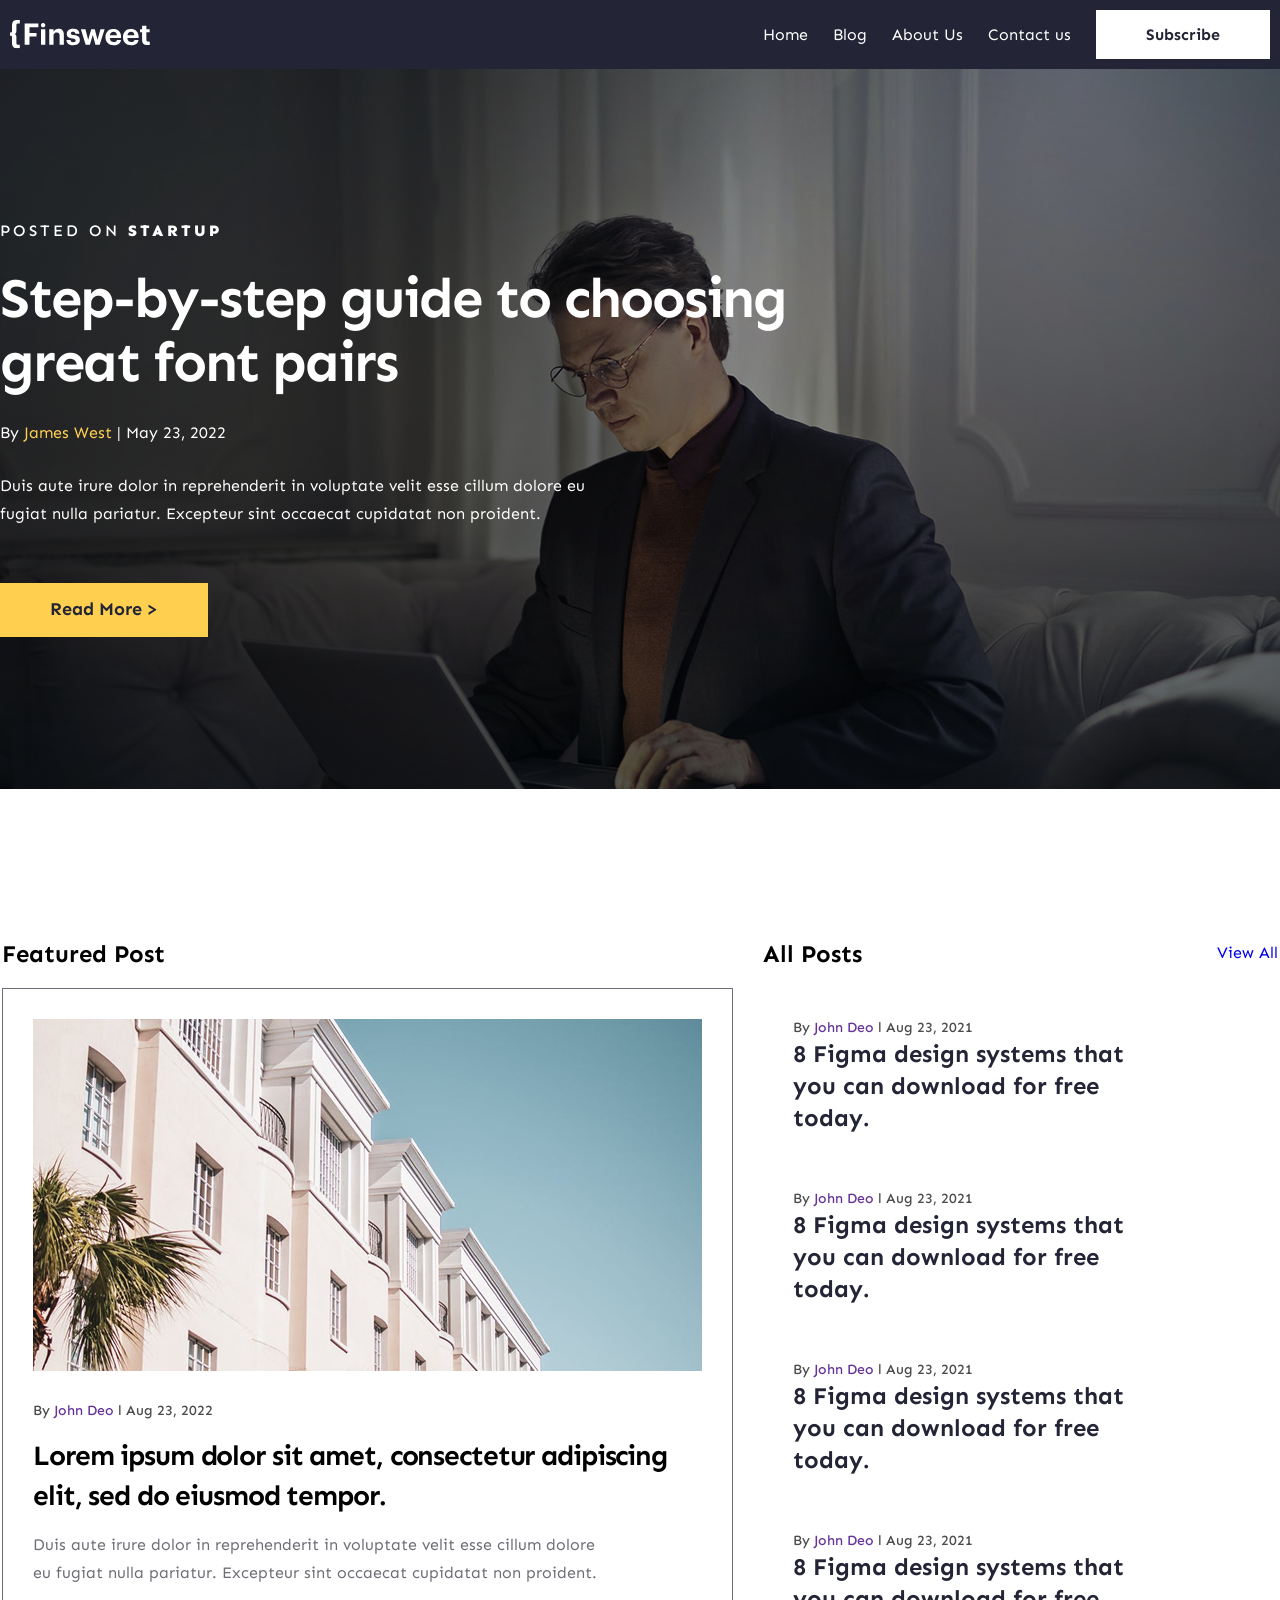
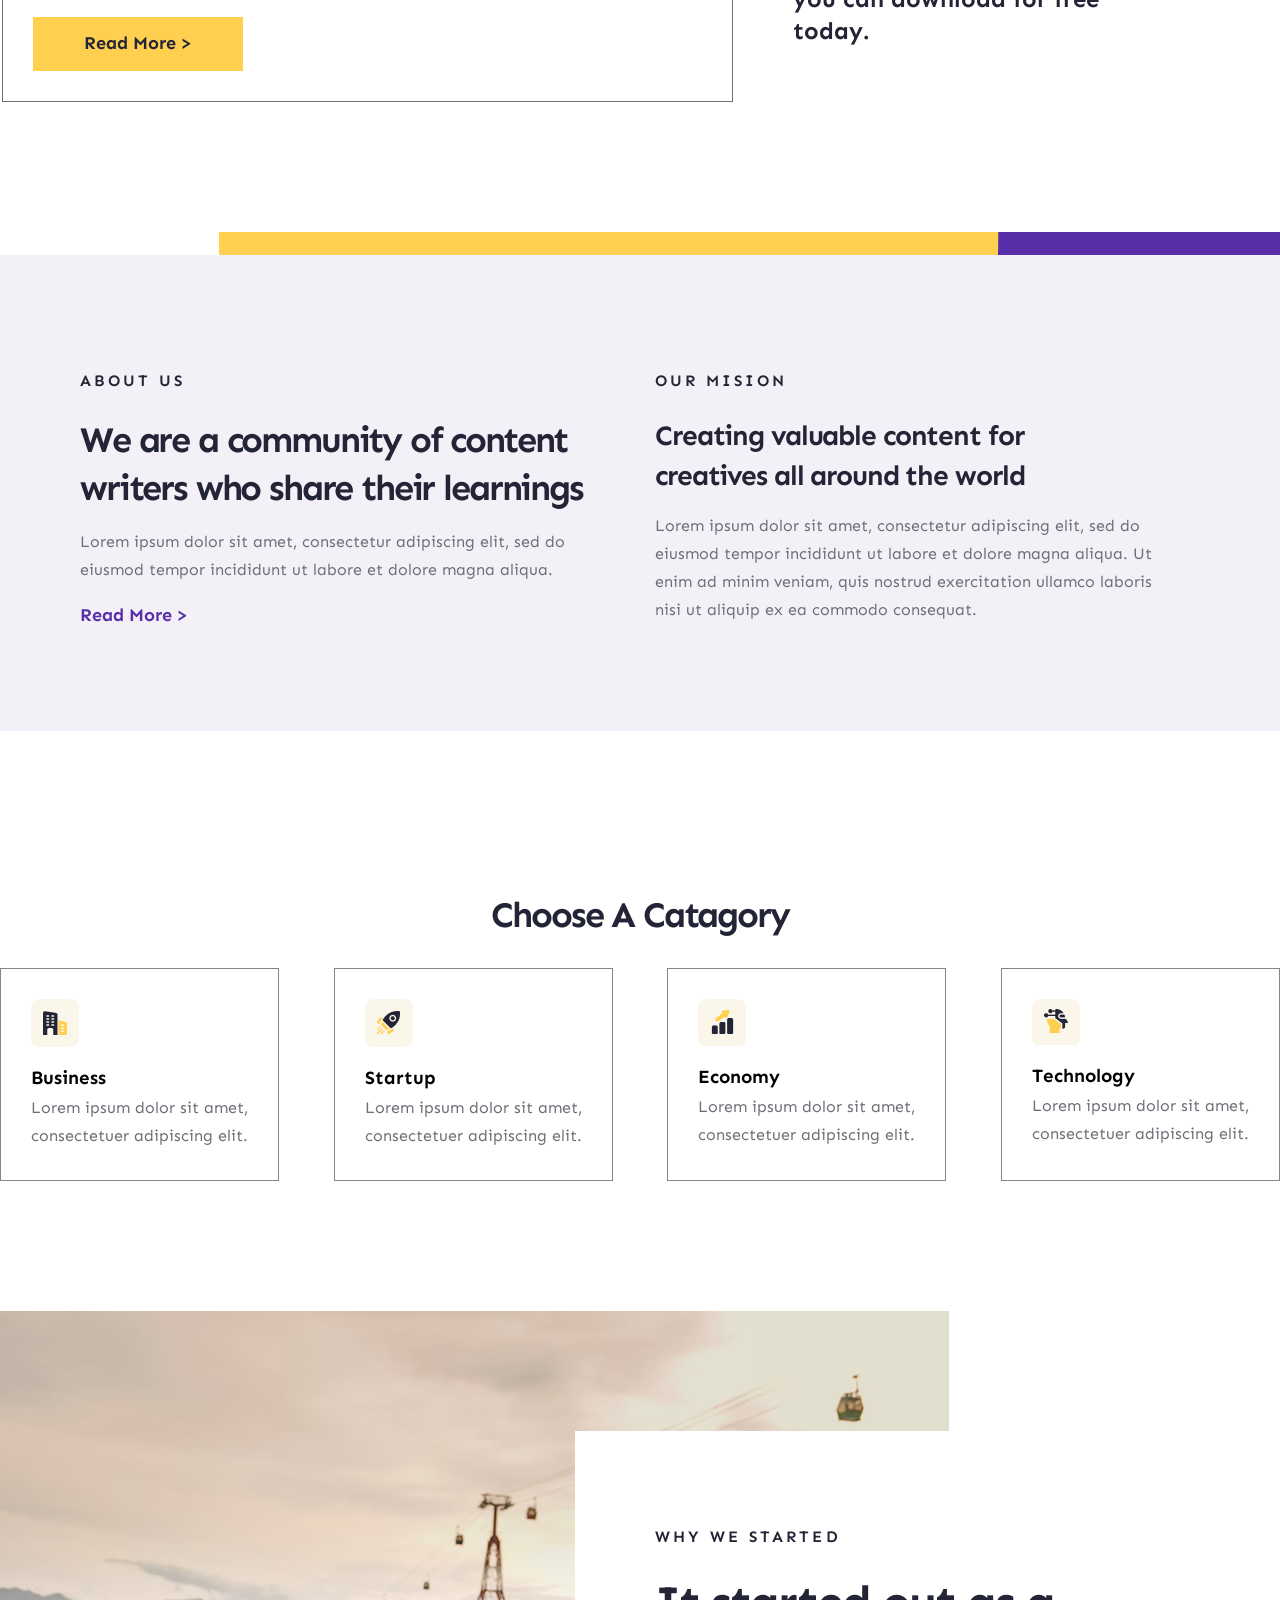
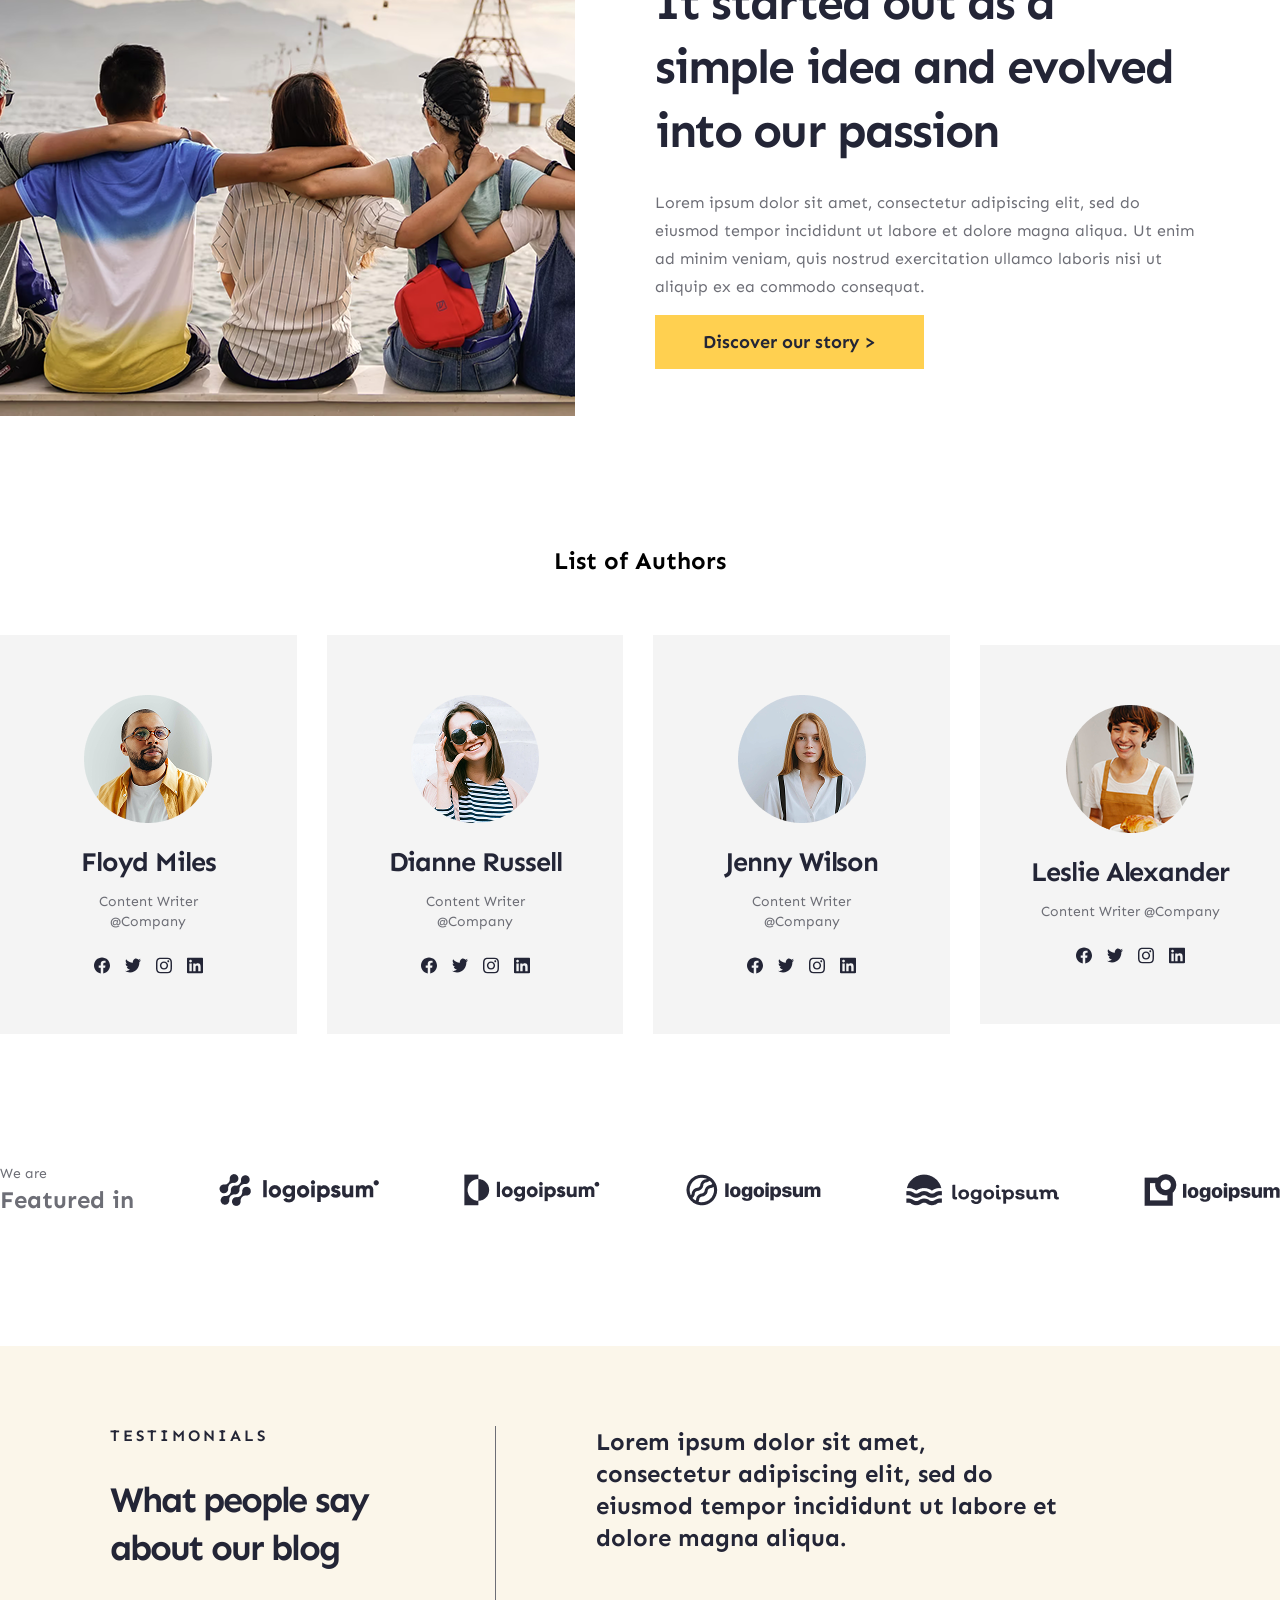
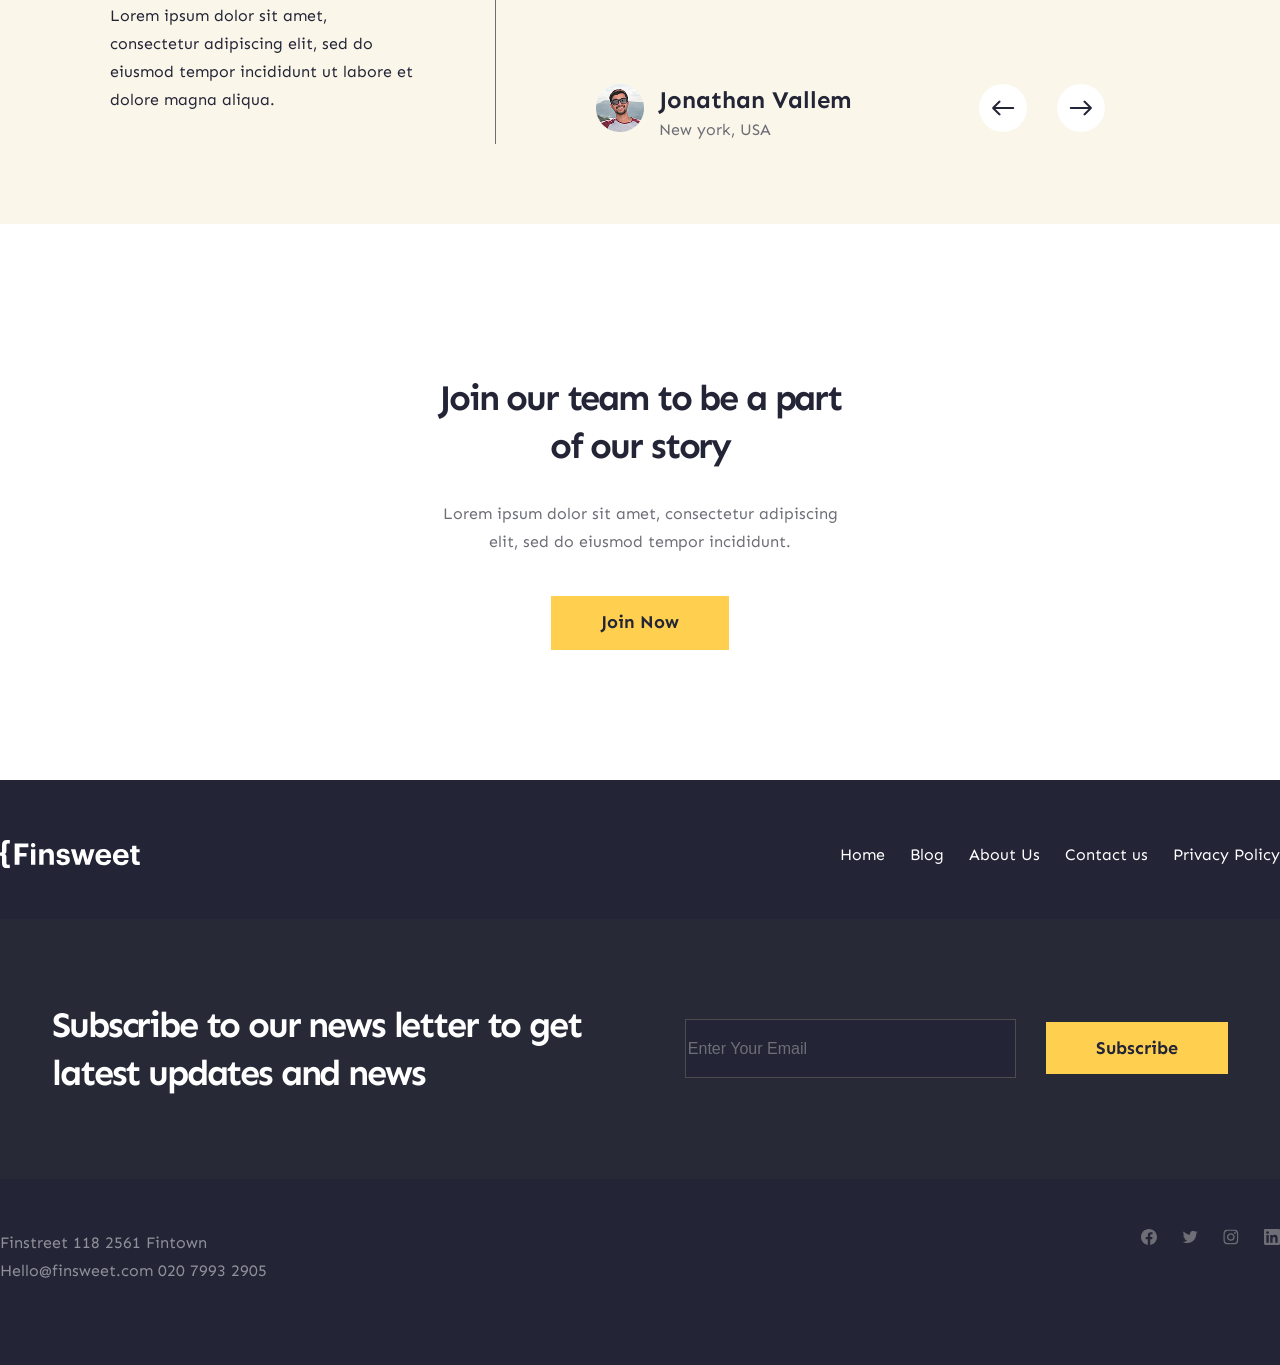
<file: index.html>
<!DOCTYPE html>
<html lang="ru">

<head>
    <meta charset="UTF-8">
    <meta name="viewport" content="width=device-width, initial-scale=1.0">
    <title>Finsweet</title>
    <link rel="stylesheet" href="style.css">
</head>

<body>
    <header class="header">
        <div class="container">
            <img src="./icons/logo.svg" alt="logo" class="header-logo">
            <div class="header-nav">
                <a class="header-list" href="index.html">Home</a>
                <a class="header-list" href="blog.html">Blog</a>
                <a class="header-list" href="aboutus.html">About Us</a>
                <a class="header-list" href="#">Contact us</a>
                <a class="header-btn">Subscribe</a>
            </div>
        </div>
    </header>
    <main>
        <section class="welcome">
            <div class="container">
                <div class="welcome-text">
                    <p class="welcome-desc1">Posted on <span id="welcome_desc1">startup</span></p>
                    <p class="welcome-h">Step-by-step guide to choosing<br>great font pairs</p>
                    <p class="welcome-desc2">By <span id="welcome-desc2">James West</span> | May 23, 2022 </p>
                    <p class="welcome-desc3">Duis aute irure dolor in reprehenderit in voluptate velit esse cillum
                        dolore eu<br>fugiat nulla pariatur. Excepteur sint occaecat cupidatat non proident.</p>
                    <a href="#" class="welcome-btn">Read More ></a>
                </div>
            </div>
        </section>
        <section class="featured">
            <div class="container">
                <div class="featured-post">
                    <h2 class="featured-post-h">Featured Post</h2>
                    <div class="featured-post-content">
                        <img src="./image/featured-img.png" alt="" class="featured-post-img">
                        <p class="featured-post-img-desc">By <a class="featured-post-img-desc-a">John Deo</a> l Aug 23,
                            2022</p>
                        <h3 class="featured-post-h3">Lorem ipsum dolor sit amet, consectetur adipiscing<br>elit, sed do
                            eiusmod tempor.</h3>
                        <p class="featured_desc">Duis aute irure dolor in reprehenderit in voluptate velit esse cillum
                            dolore<br>eu fugiat nulla pariatur. Excepteur sint occaecat cupidatat non proident.</p>
                        <a href="#" class="featured-post-btn">Read More ></a>
                    </div>
                </div>
                <div class="all-posts">
                    <div class="all-posts-btns">
                        <h2 class="all-posts-h">All Posts</h2>
                        <a href="#" class="all-posts-hbtn">View All</a>
                    </div>
                    <div class="all-posts-texts">
                        <div class="all-posts-text">
                            <p class="all-posts-p">By <a class="featured-post-img-desc-a">John Deo</a> l Aug 23, 2021
                            </p>
                            <h3 class="all-posts-h3">8 Figma design systems that you can download for free today.</h3>
                        </div>
                        <div class="all-posts-text">
                            <p class="all-posts-p">By <a class="featured-post-img-desc-a">John Deo</a> l Aug 23, 2021
                            </p>
                            <h3 class="all-posts-h3">8 Figma design systems that you can download for free today.</h3>
                        </div>
                        <div class="all-posts-text">
                            <p class="all-posts-p">By <a class="featured-post-img-desc-a">John Deo</a> l Aug 23, 2021
                            </p>
                            <h3 class="all-posts-h3">8 Figma design systems that you can download for free today.</h3>
                        </div>
                        <div class="all-posts-text">
                            <p class="all-posts-p">By <a class="featured-post-img-desc-a">John Deo</a> l Aug 23, 2021
                            </p>
                            <h3 class="all-posts-h3">8 Figma design systems that you can download for free today.</h3>
                        </div>
                    </div>
                </div>
            </div>
        </section>
        <section class="aboutus">
            <div class="container">
                <img src="./image/about-pattern.png" alt="pattern" class="aboutus-patt">
                <div class="aboutus-content">
                    <div class="aboutus-text1">
                        <h3 class="aboutus-text1-h3">ABOUT US</h3>
                        <h2 class="aboutus-text1-h2">We are a community of content writers who share their learnings
                        </h2>
                        <p class="aboutus-text1-desc">Lorem ipsum dolor sit amet, consectetur adipiscing elit, sed do
                            eiusmod tempor incididunt ut labore et dolore magna aliqua.</p>
                        <a href="#" class="aboutus-text1-btn">Read More ></a>
                    </div>
                    <div class="aboutus-text2">
                        <h3 class="aboutus-text2-h3">Our mision</h3>
                        <h2 class="aboutus-text2-h2">Creating valuable content for<br>creatives all around the world
                        </h2>
                        <p class="aboutus-text2-desc">Lorem ipsum dolor sit amet, consectetur adipiscing elit, sed do
                            eiusmod
                            tempor incididunt ut labore et dolore magna aliqua. Ut enim ad minim veniam, quis
                            nostrud
                            exercitation ullamco laboris nisi ut aliquip ex ea commodo consequat.</p>
                    </div>
                </div>
            </div>
        </section>
        <section class="choose">
            <h2 class="choose_title">Choose A Catagory</h2>
            <div class="container">
                <div class="choose_cards">
                    <div class="choose_card">
                        <img src="./icons/item-1.png" alt="" class="choose-card-icon">
                        <h3 class="choose-card-title">Business</h3>
                        <p class="choose-card-desc">Lorem ipsum dolor sit amet,<br> consectetuer adipiscing elit.</p>
                    </div>
                    <div class="choose_card">
                        <img src="./icons/item-2.png" alt="" class="choose-card-icon">
                        <h3 class="choose-card-title">Startup</h3>
                        <p class="choose-card-desc">Lorem ipsum dolor sit amet,<br> consectetuer adipiscing elit.</p>
                    </div>
                    <div class="choose_card">
                        <img src="./icons/item-3.png" alt="" class="choose-card-icon">
                        <h3 class="choose-card-title">Economy</h3>
                        <p class="choose-card-desc">Lorem ipsum dolor sit amet,<br> consectetuer adipiscing elit.</p>
                    </div>
                    <div class="choose_card">
                        <img src="./icons/item-4.png" alt="" class="choose-card-icon">
                        <h3 class="choose-card-title">Technology</h3>
                        <p class="choose-card-desc">Lorem ipsum dolor sit amet,<br> consectetuer adipiscing elit.</p>
                    </div>
                </div>
            </div>
        </section>
        <section class="special">
            <div class="container">
                <div class="special-content">
                    <h3 class="special-title-1">Why we started </h3>
                    <h2 class="special-tetle-2">It started out as a<br> simple idea and evolved<br> into our passion
                    </h2>
                    <p class="special-desc">Lorem ipsum dolor sit amet, consectetur adipiscing elit, sed do eiusmod
                        tempor incididunt ut labore et dolore magna aliqua. Ut enim ad minim veniam, quis nostrud
                        exercitation ullamco laboris nisi ut aliquip ex ea commodo consequat.</p>
                    <a href="#" class="special-btn">Discover our story ></a>
                </div>
            </div>
        </section>
        <section class="autors">
            <h2 class="autors-title">List of Authors</h2>
            <div class="container">
                <div class="autors-item">
                    <img src="./icons/autors-1.png" alt="autor-1" class="autors-img">
                    <h3 class="autors-item-title">Floyd Miles</h3>
                    <p class="autoes-desc">Content Writer @Company</p>
                    <div class="autors-icons">
                        <img src="./icons/facebook-icon.svg" alt="facebook" class="autors-icon">
                        <img src="./icons/twitter-icon.svg" alt="twitter" class="autors-icon">
                        <img src="./icons/instagram-icon.svg" alt="instagram" class="autors-icon">
                        <img src="./icons/linkedin-icon.svg" alt="linkedin" class="autors-icon">
                    </div>
                </div>
                <div class="autors-item">
                    <img src="./icons/autors-2.png" alt="autor-2" class="autors-img">
                    <h3 class="autors-item-title">Dianne Russell</h3>
                    <p class="autoes-desc">Content Writer @Company</p>
                    <div class="autors-icons">
                        <img src="./icons/facebook-icon.svg" alt="facebook" class="autors-icon">
                        <img src="./icons/twitter-icon.svg" alt="twitter" class="autors-icon">
                        <img src="./icons/instagram-icon.svg" alt="instagram" class="autors-icon">
                        <img src="./icons/linkedin-icon.svg" alt="linkedin" class="autors-icon">
                    </div>
                </div>
                <div class="autors-item">
                    <img src="./icons/autors-3.png" alt="autor-3" class="autors-img">
                    <h3 class="autors-item-title">Jenny Wilson</h3>
                    <p class="autoes-desc">Content Writer @Company</p>
                    <div class="autors-icons">
                        <img src="./icons/facebook-icon.svg" alt="facebook" class="autors-icon">
                        <img src="./icons/twitter-icon.svg" alt="twitter" class="autors-icon">
                        <img src="./icons/instagram-icon.svg" alt="instagram" class="autors-icon">
                        <img src="./icons/linkedin-icon.svg" alt="linkedin" class="autors-icon">
                    </div>
                </div>
                <div class="autors-item">
                    <img src="./icons/autors-4.png" alt="autor-4" class="autors-img">
                    <h3 class="autors-item-title">Leslie Alexander</h3>
                    <p class="autoes-desc">Content Writer @Company</p>
                    <div class="autors-icons">
                        <img src="./icons/facebook-icon.svg" alt="facebook" class="autors-icon">
                        <img src="./icons/twitter-icon.svg" alt="twitter" class="autors-icon">
                        <img src="./icons/instagram-icon.svg" alt="instagram" class="autors-icon">
                        <img src="./icons/linkedin-icon.svg" alt="linkedin" class="autors-icon">
                    </div>
                </div>
            </div>
        </section>
        <section class="component">
            <div class="container">
                <div class="text">
                    <p class="component-text-1">We are</p>
                    <p class="component-text-2">Featured in</p>
                </div>
                <img src="./icons/component-logo-1.png" alt="logo-1" class="component-logo">
                <img src="./icons/component-logo-2.png" alt="logo-2" class="component-logo">
                <img src="./icons/component-logo-3.png" alt="logo-3" class="component-logo">
                <img src="./icons/component-logo-4.png" alt="logo-4" class="component-logo">
                <img src="./icons/component-logo-5.png" alt="logo-5" class="component-logo">
            </div>
        </section>
        <section class="testi">
            <div class="container">
                <div class="testi-text-1">
                    <p class="testi-desc-1">TESTIMONIALS</p>
                    <h2 class="testi-title-1">What people say about our blog</h2>
                    <p class="testi-desc-2">Lorem ipsum dolor sit amet, consectetur adipiscing elit, sed do eiusmod
                        tempor incididunt ut labore et dolore magna aliqua.</p>
                </div>
                <div class="testi-text-2">
                    <h4 class="testi-title-2">Lorem ipsum dolor sit amet,<br> consectetur adipiscing elit, sed do<br>
                        eiusmod tempor incididunt ut labore et dolore magna aliqua.</h4>
                    <div class="texti-user-btns">
                        <div class="testi-user">
                            <img src="./icons/testi-img.png" alt="testi" class="testi-img">
                            <div class="testi-user-texts">
                                <p class="texti-user-texts-1">Jonathan Vallem</p>
                                <p class="texti-user-texts-2">New york, USA</p>
                            </div>
                        </div>
                        <div class="testi-btns">
                            <div class="testi-btn-1">
                            </div>
                            <div class="testi-btn-2">
                            </div>
                        </div>
                    </div>
                </div>
            </div>
        </section>
        <section class="join">
            <div class="container">
                <div class="join-text">
                    <h2 class="join-title">Join our team to be a part of our story</h2>
                    <p class="join-desc">Lorem ipsum dolor sit amet, consectetur adipiscing elit, sed do eiusmod tempor
                        incididunt.</p>
                    <a href="" class="join-btn">Join Now</a>
                </div>
            </div>
        </section>
    </main>
    <footer class="footer">
        <div class="container">
            <div class="footer-navigation">
                <img src="./icons/logo.svg" alt="logo" class="footer-logo">
                <div class="header-nav">
                    <a class="footer-list" href="index.html">Home</a>
                    <a class="footer-list" href="blog.html">Blog</a>
                    <a class="footer-list" href="#">About Us</a>
                    <a class="footer-list" href="#">Contact us</a>
                    <a class="footer-list" href="#">Privacy Policy</a>
                </div>
            </div>
            <div class="footer-reg">
                <div class="footer-reg-text">Subscribe to our news letter to get<br> latest updates and news</div>
                <div class="footer-input">
                    <input type="text" id="input1" value="Enter Your Email">
                    <label class="footer-label" for="input1"><a href="#" class="footer-reg-btn">Subscribe</a></label>
                </div>
            </div>
            <div class="footer-links">
                <p class="footer-links-text">Finstreet 118 2561 Fintown<br>Hello@finsweet.com 020 7993 2905</p>
                <div class="footer-links-icons">
                    <a href="#" class="footer-links-icon-a"><img src="./icons/facebook-icon-negative.svg" alt="facebook" class="footer-links-icon"></a>
                    <a href="#" class="footer-links-icon-a"><img src="./icons/twitter-icon-negative.svg" alt="twitter" class="footer-links-icon"></a>
                    <a href="#" class="footer-links-icon-a"><img src="./icons/instagram-icon-negative.svg" alt="instagram" class="footer-links-icon"></a>
                    <a href="#" class="footer-links-icon-a"><img src="./icons/linkedin-icon-negative.svg" alt="linkedin" class="footer-links-icon"></a>
                </div>
            </div>
        </div>
    </footer>
</body>

</html>
<!--
 -->
</file>
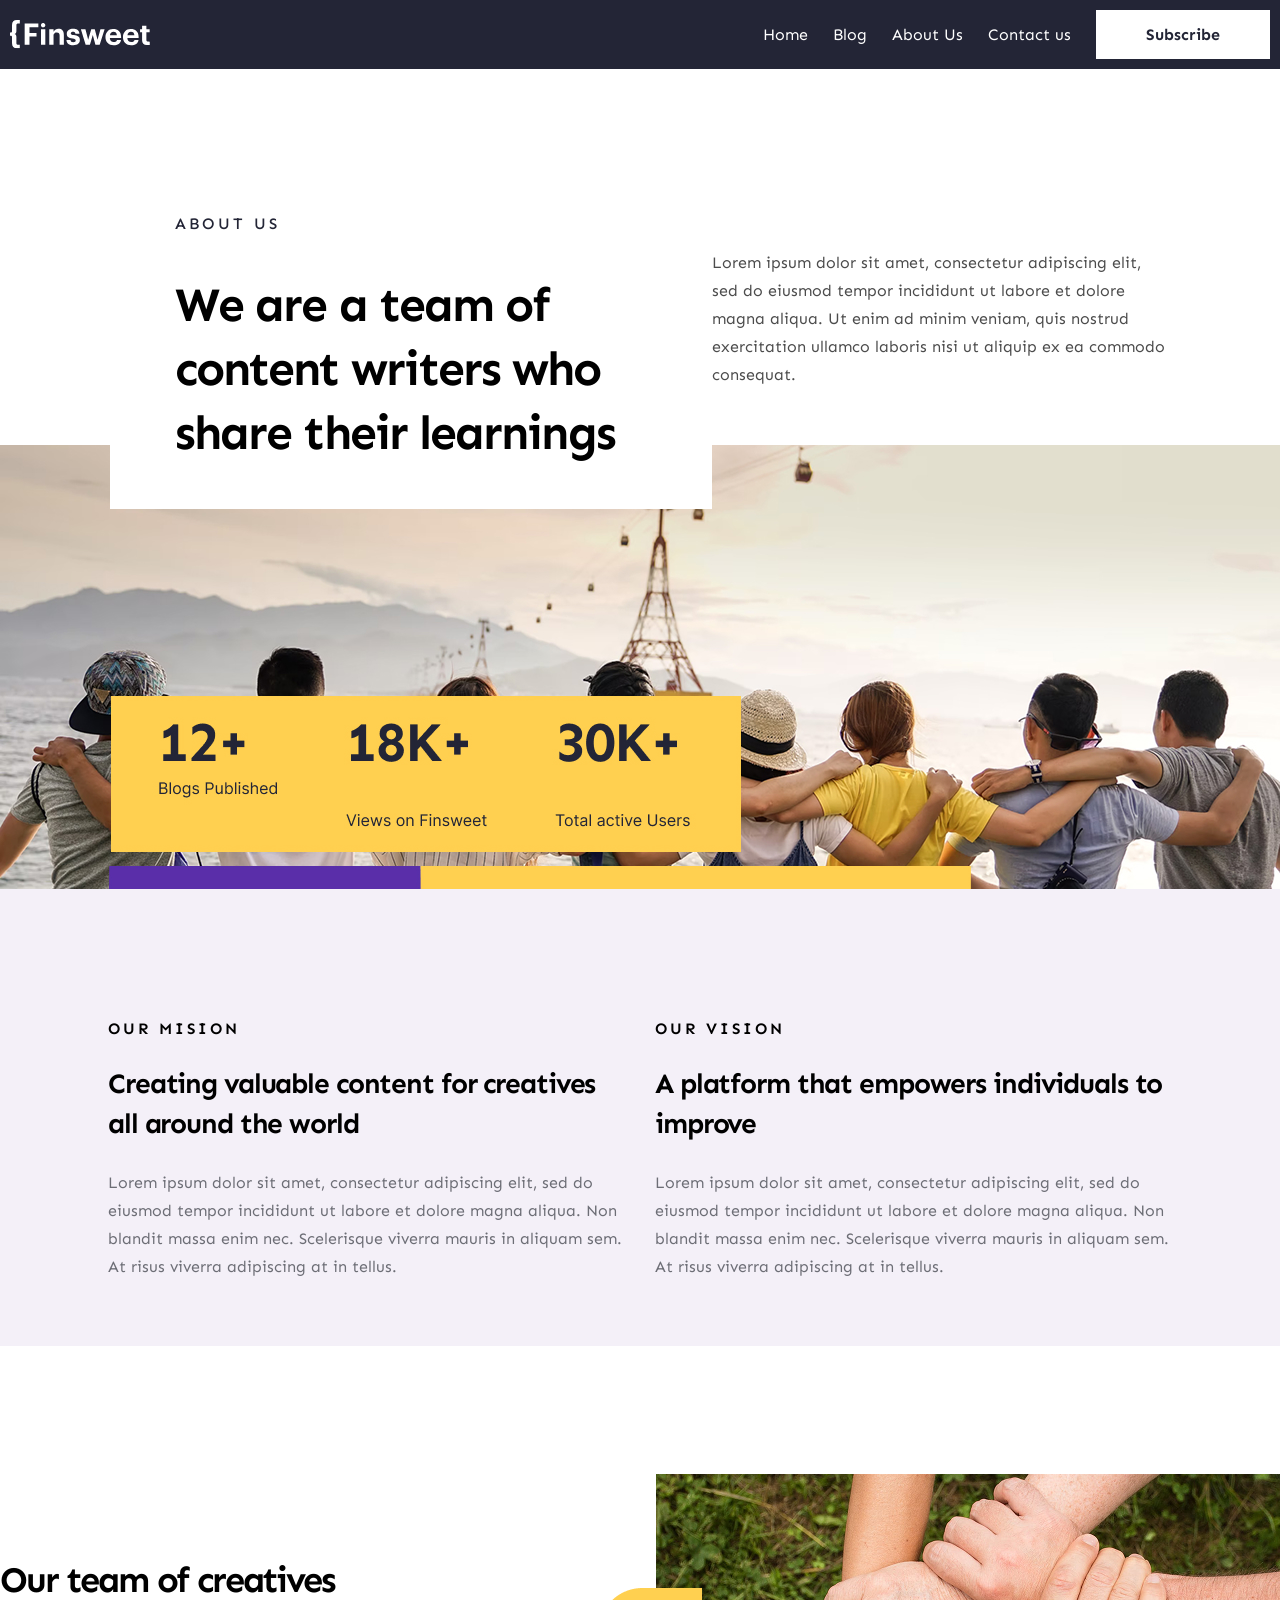
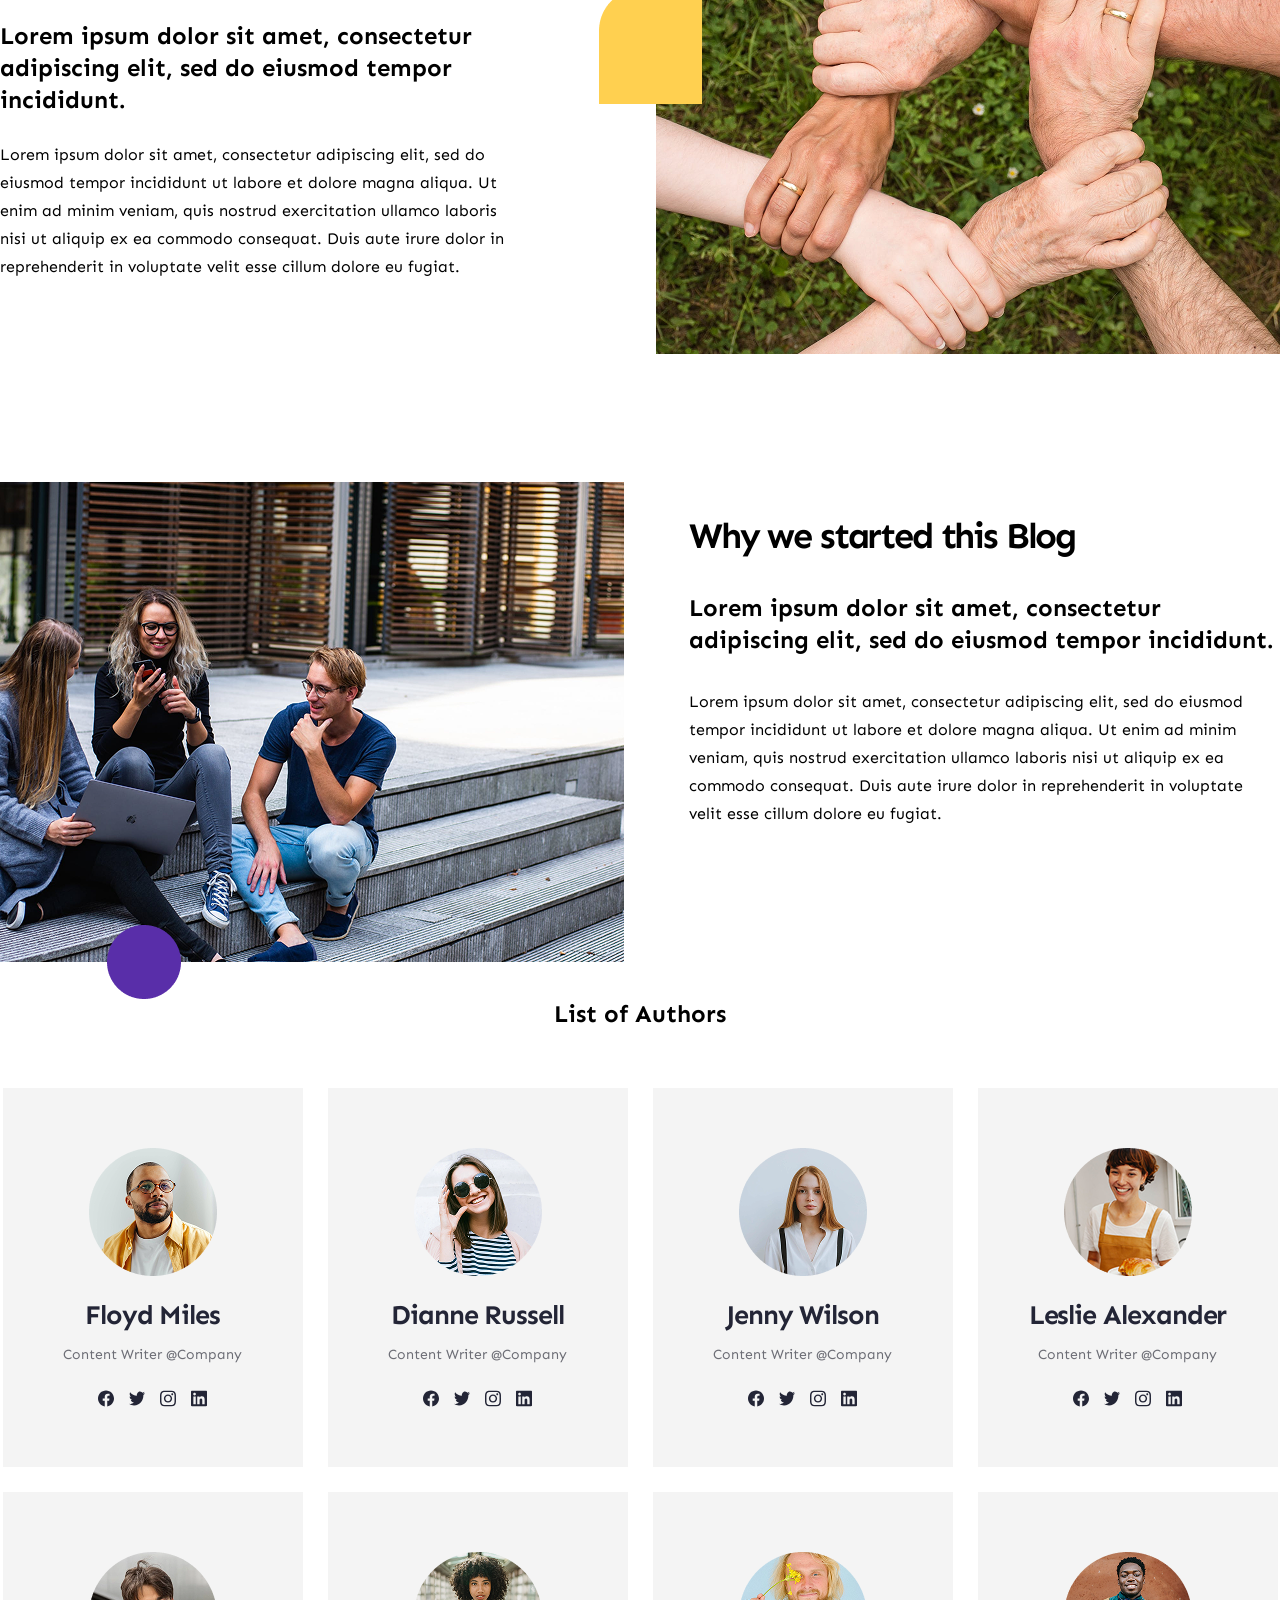
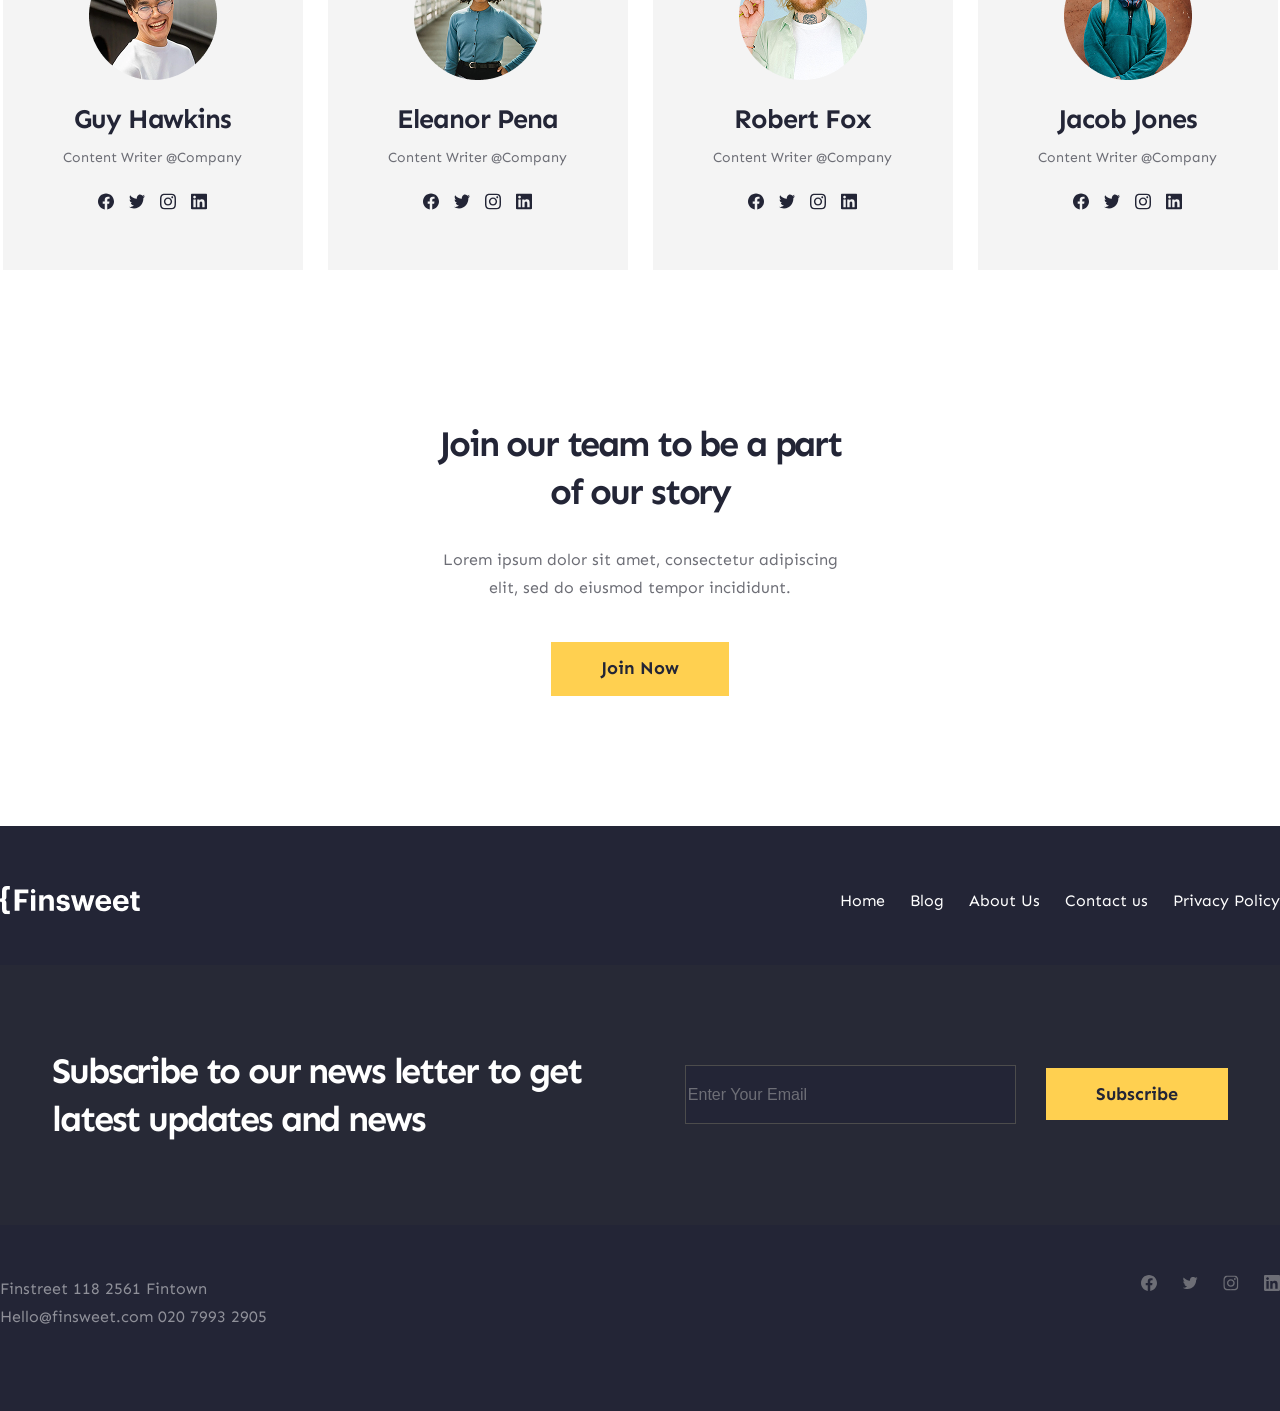
<file: aboutus.html>
<!DOCTYPE html>
<html lang="ru">

<head>
    <meta charset="UTF-8">
    <meta name="viewport" content="width=device-width, initial-scale=1.0">
    <title>About Us</title>
    <link rel="stylesheet" href="style.css">
</head>

<body>
    <header class="header">
        <div class="container">
            <img src="./icons/logo.svg" alt="logo" class="header-logo">
            <div class="header-nav">
                <a class="header-list" href="index.html">Home</a>
                <a class="header-list" href="blog.html">Blog</a>
                <a class="header-list" href="aboutus.html">About Us</a>
                <a class="header-list" href="#">Contact us</a>
                <a class="header-btn">Subscribe</a>
            </div>
        </div>
    </header>
    <main>
        <section class="about-welcome">
            <div class="container">
                <div class="about-welcome-text">
                    <p class="about-welcome-text-desc">ABOUT US</p>
                    <h1 class="about-welcome-text-title">We are a team of content writers who share their learnings</h1>
                </div>
                <p class="about-welcome-desc-2">Lorem ipsum dolor sit amet, consectetur adipiscing elit, sed do eiusmod
                    tempor incididunt ut labore et dolore magna aliqua. Ut enim ad minim veniam, quis nostrud
                    exercitation ullamco laboris nisi ut aliquip ex ea commodo consequat.</p>
            </div>
        </section>
        <section class="mision">
            <div class="container">
                <div class="mision-text">
                    <p class="mision-desc-1">Our mision</p>
                    <h3 class="mision-title">Creating valuable content for creatives all around the world</h3>
                    <p class="mision-desc-2">Lorem ipsum dolor sit amet, consectetur adipiscing elit, sed do eiusmod
                        tempor incididunt ut labore et dolore magna aliqua. Non blandit massa enim nec. Scelerisque
                        viverra mauris in aliquam sem. At risus viverra adipiscing at in tellus.</p>
                </div>
                <div class="mision-text">
                    <p class="mision-desc-1">Our Vision</p>
                    <h3 class="mision-title">A platform that empowers individuals to improve</h3>
                    <p class="mision-desc-2">Lorem ipsum dolor sit amet, consectetur adipiscing elit, sed do eiusmod
                        tempor incididunt ut labore et dolore magna aliqua. Non blandit massa enim nec. Scelerisque
                        viverra mauris in aliquam sem. At risus viverra adipiscing at in tellus.</p>
                </div>
            </div>
        </section>
        <section class="know">
            <div class="container">
                <div class="know-text">
                    <h2 class="know-title-1">Our team of creatives</h2>
                    <h4 class="know-title-2">Lorem ipsum dolor sit amet, consectetur adipiscing elit, sed do eiusmod
                        tempor incididunt.</h4>
                    <p class="know-desc">Lorem ipsum dolor sit amet, consectetur adipiscing elit, sed do eiusmod tempor
                        incididunt ut labore et dolore magna aliqua. Ut enim ad minim veniam, quis nostrud exercitation
                        ullamco laboris nisi ut aliquip ex ea commodo consequat. Duis aute irure dolor in reprehenderit
                        in voluptate velit esse cillum dolore eu fugiat.</p>
                </div>
                <img src="./about-us/know-mg.png" alt="img" class="know-img">
            </div>
        </section>
        <section class="whywe">
            <div class="container">
                <img src="./about-us/whywestarted.png" alt="" class="whywe-img">
                <div class="whywe-text">
                    <h2 class="whywe-title-1">Why we started this Blog</h2>
                    <h4 class="whywe-title-2">Lorem ipsum dolor sit amet, consectetur adipiscing elit, sed do eiusmod
                        tempor incididunt.</h4>
                    <p class="whywe-desc">Lorem ipsum dolor sit amet, consectetur adipiscing elit, sed do eiusmod tempor
                        incididunt ut labore et dolore magna aliqua. Ut enim ad minim veniam, quis nostrud exercitation
                        ullamco laboris nisi ut aliquip ex ea commodo consequat. Duis aute irure dolor in reprehenderit
                        in voluptate velit esse cillum dolore eu fugiat.</p>
                </div>
            </div>
        </section>
        <section class="aboutus-autors">
            <h2 class="autors-title">List of Authors</h2>
            <div class="container">
                <div class="autors-item">
                    <img src="./icons/autors-1.png" alt="autor-1" class="autors-img">
                    <h3 class="autors-item-title">Floyd Miles</h3>
                    <p class="autoes-desc">Content Writer @Company</p>
                    <div class="autors-icons">
                        <img src="./icons/facebook-icon.svg" alt="facebook" class="autors-icon">
                        <img src="./icons/twitter-icon.svg" alt="twitter" class="autors-icon">
                        <img src="./icons/instagram-icon.svg" alt="instagram" class="autors-icon">
                        <img src="./icons/linkedin-icon.svg" alt="linkedin" class="autors-icon">
                    </div>
                </div>
                <div class="autors-item">
                    <img src="./icons/autors-2.png" alt="autor-2" class="autors-img">
                    <h3 class="autors-item-title">Dianne Russell</h3>
                    <p class="autoes-desc">Content Writer @Company</p>
                    <div class="autors-icons">
                        <img src="./icons/facebook-icon.svg" alt="facebook" class="autors-icon">
                        <img src="./icons/twitter-icon.svg" alt="twitter" class="autors-icon">
                        <img src="./icons/instagram-icon.svg" alt="instagram" class="autors-icon">
                        <img src="./icons/linkedin-icon.svg" alt="linkedin" class="autors-icon">
                    </div>
                </div>
                <div class="autors-item">
                    <img src="./icons/autors-3.png" alt="autor-3" class="autors-img">
                    <h3 class="autors-item-title">Jenny Wilson</h3>
                    <p class="autoes-desc">Content Writer @Company</p>
                    <div class="autors-icons">
                        <img src="./icons/facebook-icon.svg" alt="facebook" class="autors-icon">
                        <img src="./icons/twitter-icon.svg" alt="twitter" class="autors-icon">
                        <img src="./icons/instagram-icon.svg" alt="instagram" class="autors-icon">
                        <img src="./icons/linkedin-icon.svg" alt="linkedin" class="autors-icon">
                    </div>
                </div>
                <div class="autors-item">
                    <img src="./icons/autors-4.png" alt="autor-4" class="autors-img">
                    <h3 class="autors-item-title">Leslie Alexander</h3>
                    <p class="autoes-desc">Content Writer @Company</p>
                    <div class="autors-icons">
                        <img src="./icons/facebook-icon.svg" alt="facebook" class="autors-icon">
                        <img src="./icons/twitter-icon.svg" alt="twitter" class="autors-icon">
                        <img src="./icons/instagram-icon.svg" alt="instagram" class="autors-icon">
                        <img src="./icons/linkedin-icon.svg" alt="linkedin" class="autors-icon">
                    </div>
                </div>
                <div class="autors-item">
                    <img src="./icons/autors-5.png" alt="autor-4" class="autors-img">
                    <h3 class="autors-item-title">Guy Hawkins</h3>
                    <p class="autoes-desc">Content Writer @Company</p>
                    <div class="autors-icons">
                        <img src="./icons/facebook-icon.svg" alt="facebook" class="autors-icon">
                        <img src="./icons/twitter-icon.svg" alt="twitter" class="autors-icon">
                        <img src="./icons/instagram-icon.svg" alt="instagram" class="autors-icon">
                        <img src="./icons/linkedin-icon.svg" alt="linkedin" class="autors-icon">
                    </div>
                </div>
                <div class="autors-item">
                    <img src="./icons/autors-6.png" alt="autor-4" class="autors-img">
                    <h3 class="autors-item-title">Eleanor Pena</h3>
                    <p class="autoes-desc">Content Writer @Company</p>
                    <div class="autors-icons">
                        <img src="./icons/facebook-icon.svg" alt="facebook" class="autors-icon">
                        <img src="./icons/twitter-icon.svg" alt="twitter" class="autors-icon">
                        <img src="./icons/instagram-icon.svg" alt="instagram" class="autors-icon">
                        <img src="./icons/linkedin-icon.svg" alt="linkedin" class="autors-icon">
                    </div>
                </div>
                <div class="autors-item">
                    <img src="./icons/autors-7.png" alt="autor-4" class="autors-img">
                    <h3 class="autors-item-title">Robert Fox</h3>
                    <p class="autoes-desc">Content Writer @Company</p>
                    <div class="autors-icons">
                        <img src="./icons/facebook-icon.svg" alt="facebook" class="autors-icon">
                        <img src="./icons/twitter-icon.svg" alt="twitter" class="autors-icon">
                        <img src="./icons/instagram-icon.svg" alt="instagram" class="autors-icon">
                        <img src="./icons/linkedin-icon.svg" alt="linkedin" class="autors-icon">
                    </div>
                </div>
                <div class="autors-item">
                    <img src="./icons/autors-8.png" alt="autor-4" class="autors-img">
                    <h3 class="autors-item-title">Jacob Jones</h3>
                    <p class="autoes-desc">Content Writer @Company</p>
                    <div class="autors-icons">
                        <img src="./icons/facebook-icon.svg" alt="facebook" class="autors-icon">
                        <img src="./icons/twitter-icon.svg" alt="twitter" class="autors-icon">
                        <img src="./icons/instagram-icon.svg" alt="instagram" class="autors-icon">
                        <img src="./icons/linkedin-icon.svg" alt="linkedin" class="autors-icon">
                    </div>
                </div>
            </div>
        </section>
        <section class="join">
            <div class="container">
                <div class="join-text">
                    <h2 class="join-title">Join our team to be a part of our story</h2>
                    <p class="join-desc">Lorem ipsum dolor sit amet, consectetur adipiscing elit, sed do eiusmod tempor
                        incididunt.</p>
                    <a href="" class="join-btn">Join Now</a>
                </div>
            </div>
        </section>
    </main>
    <footer class="footer">
        <div class="container">
            <div class="footer-navigation">
                <img src="./icons/logo.svg" alt="logo" class="footer-logo">
                <div class="header-nav">
                    <a class="footer-list" href="index.html">Home</a>
                    <a class="footer-list" href="blog.html">Blog</a>
                    <a class="footer-list" href="#">About Us</a>
                    <a class="footer-list" href="#">Contact us</a>
                    <a class="footer-list" href="#">Privacy Policy</a>
                </div>
            </div>
            <div class="footer-reg">
                <div class="footer-reg-text">Subscribe to our news letter to get<br> latest updates and news</div>
                <div class="footer-input">
                    <input type="text" id="input1" value="Enter Your Email">
                    <label class="footer-label" for="input1"><a href="#" class="footer-reg-btn">Subscribe</a></label>
                </div>
            </div>
            <div class="footer-links">
                <p class="footer-links-text">Finstreet 118 2561 Fintown<br>Hello@finsweet.com 020 7993 2905</p>
                <div class="footer-links-icons">
                    <a href="#" class="footer-links-icon-a"><img src="./icons/facebook-icon-negative.svg" alt="facebook"
                            class="footer-links-icon"></a>
                    <a href="#" class="footer-links-icon-a"><img src="./icons/twitter-icon-negative.svg" alt="twitter"
                            class="footer-links-icon"></a>
                    <a href="#" class="footer-links-icon-a"><img src="./icons/instagram-icon-negative.svg"
                            alt="instagram" class="footer-links-icon"></a>
                    <a href="#" class="footer-links-icon-a"><img src="./icons/linkedin-icon-negative.svg" alt="linkedin"
                            class="footer-links-icon"></a>
                </div>
            </div>
        </div>
    </footer>
</body>
<!-- 

-->

</html>
</file>
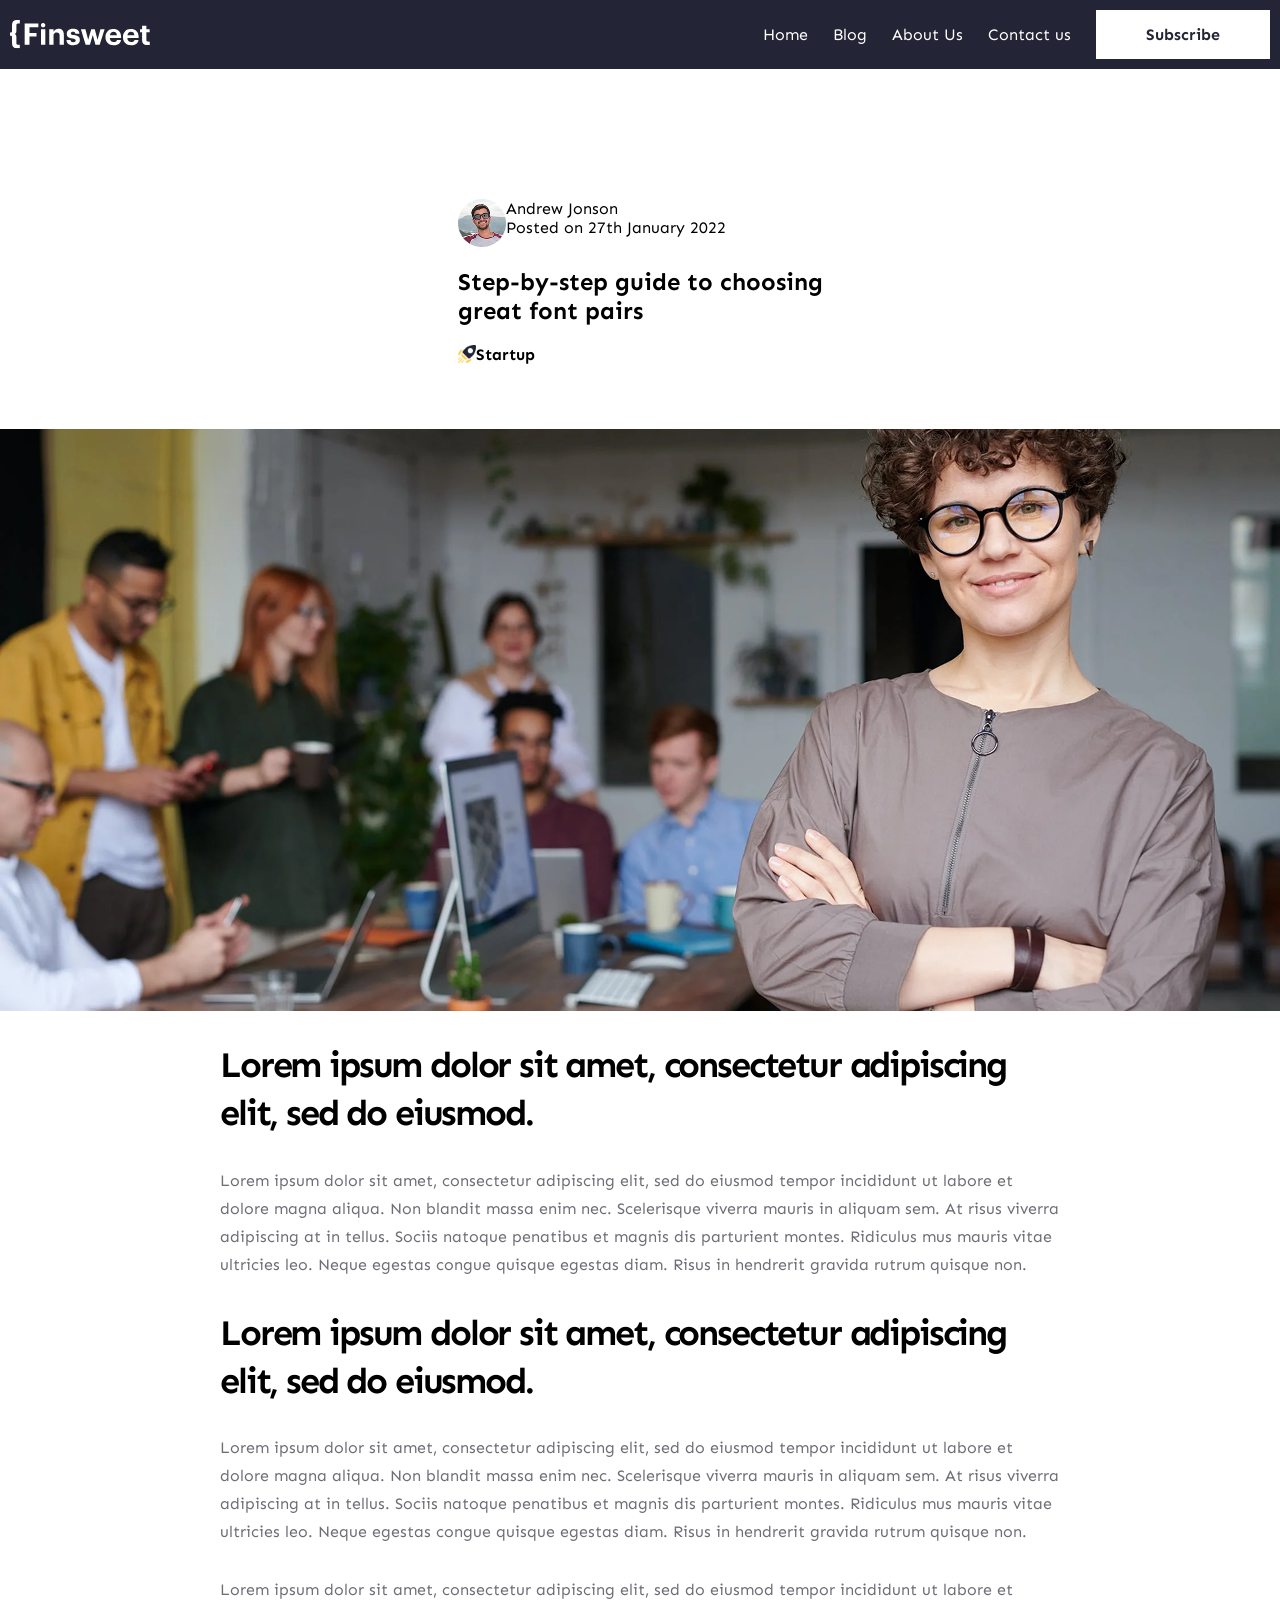
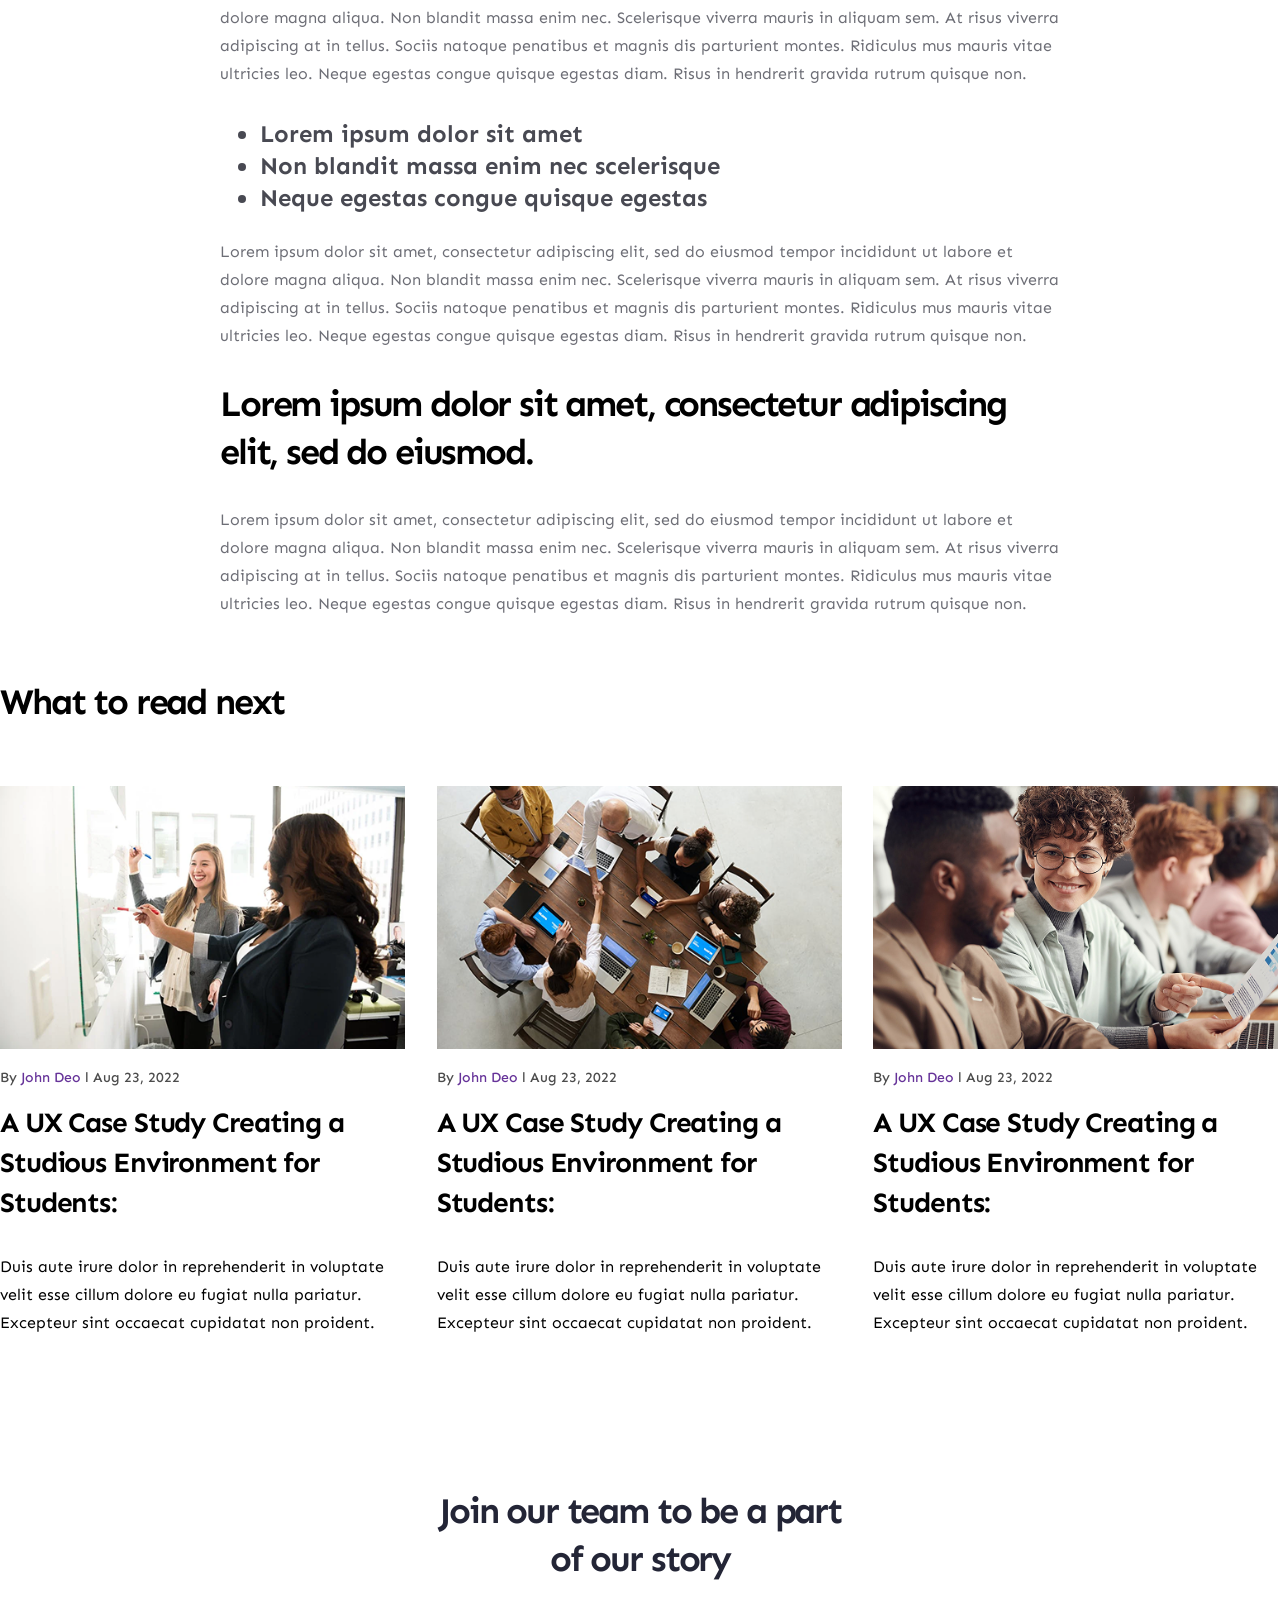
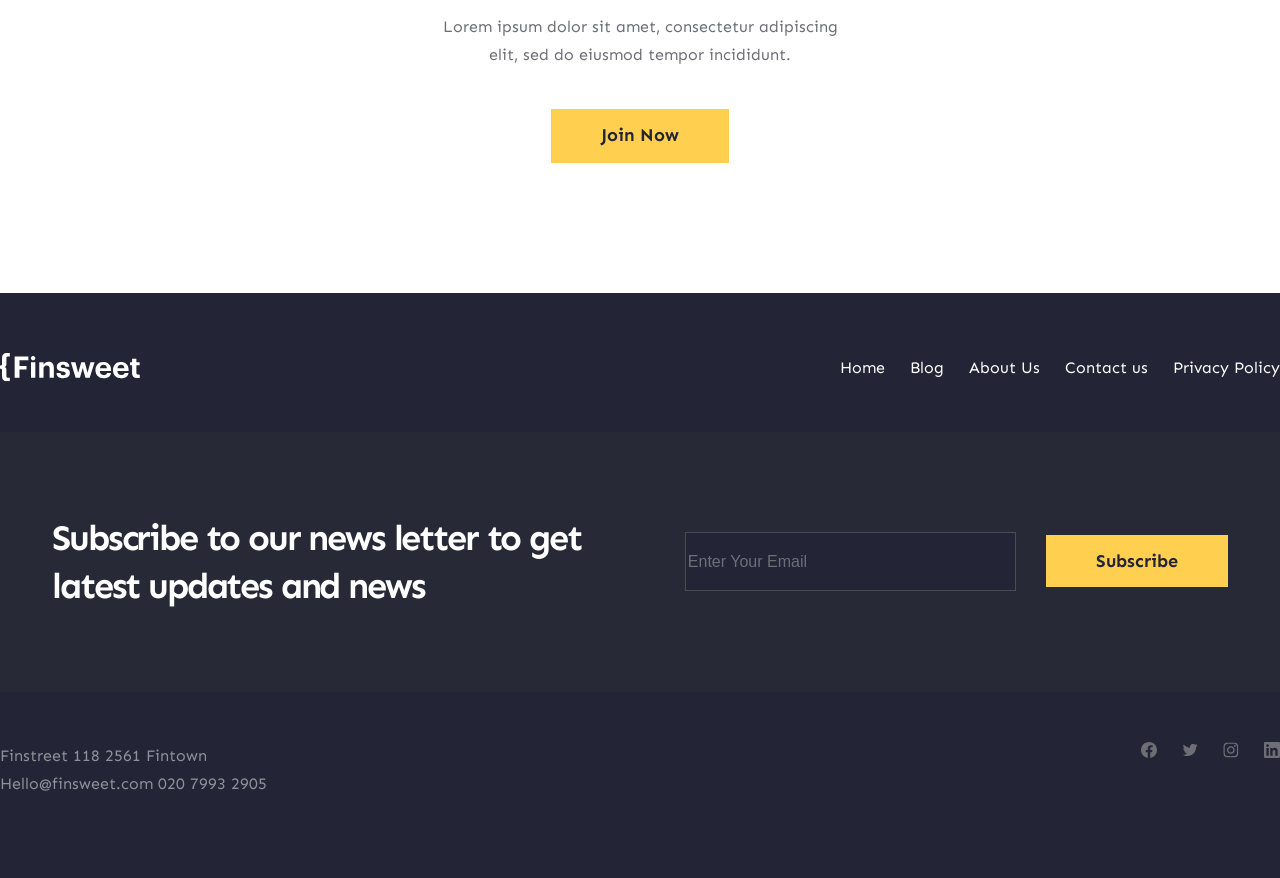
<file: blog-post.html>
<!DOCTYPE html>
<html lang="ru">

<head>
    <meta charset="UTF-8">
    <meta name="viewport" content="width=device-width, initial-scale=1.0">
    <title>Blog Post</title>
    <link rel="stylesheet" href="style.css">
</head>

<body>
    <header class="header">
        <div class="container">
            <img src="./icons/logo.svg" alt="logo" class="header-logo">
            <div class="header-nav">
                <a class="header-list" href="index.html">Home</a>
                <a class="header-list" href="blog.html">Blog</a>
                <a class="header-list" href="aboutus.html">About Us</a>
                <a class="header-list" href="#">Contact us</a>
                <a class="header-btn">Subscribe</a>
            </div>
        </div>
    </header>
    <main>
        <section class="blog-post-welcome">
            <div class="container">
                <div class="blog-post-welcome-text">
                    <div class="blog-post-user">
                        <img src="./icons/testi-img.png" alt="" class="blog-post-user-img">
                        <div class="blog-post-user-text">
                            <p class="user-desc-1">Andrew Jonson</p>
                            <p class="user-desc-2">Posted on 27th January 2022</p>
                        </div>
                    </div>
                    <h1 class="blog-post-welcom-title">Step-by-step guide to choosing<br>great font pairs</h1>
                    <div class="welcome-rocket">
                        <img src="./icons/rocket-icon.png" alt="raketa" class="welcome-rocket-img">
                        <h4 class="rocket-title">Startup</h4>
                    </div>
                </div>
                <img src="./blog/blog-post-bg.png" alt="" class="blog-post-welcome-img">
            </div>
        </section>
        <section class="blog-post-content">
            <div class="container">
                <div class="blog-post-texts">
                    <h2 class="content-text-title-1">Lorem ipsum dolor sit amet, consectetur adipiscing elit, sed do
                        eiusmod.</h2>
                    <p class="content-text-desc">Lorem ipsum dolor sit amet, consectetur adipiscing elit, sed do eiusmod
                        tempor incididunt ut labore et dolore magna aliqua. Non blandit massa enim nec. Scelerisque
                        viverra mauris in aliquam sem. At risus viverra adipiscing at in tellus. Sociis natoque
                        penatibus et magnis dis parturient montes. Ridiculus mus mauris vitae ultricies leo. Neque
                        egestas congue quisque egestas diam. Risus in hendrerit gravida rutrum quisque non.</p>

                    <h2 class="content-text-title-1">Lorem ipsum dolor sit amet, consectetur adipiscing elit, sed do
                        eiusmod.</h2>
                    <p class="content-text-desc">Lorem ipsum dolor sit amet, consectetur adipiscing elit, sed do eiusmod
                        tempor incididunt ut labore et dolore magna aliqua. Non blandit massa enim nec. Scelerisque
                        viverra mauris in aliquam sem. At risus viverra adipiscing at in tellus. Sociis natoque
                        penatibus et magnis dis parturient montes. Ridiculus mus mauris vitae ultricies leo. Neque
                        egestas congue quisque egestas diam. Risus in hendrerit gravida rutrum quisque non.</p>
                    <p class="content-text-desc">Lorem ipsum dolor sit amet, consectetur adipiscing elit, sed do eiusmod
                        tempor incididunt ut labore et dolore magna aliqua. Non blandit massa enim nec. Scelerisque
                        viverra mauris in aliquam sem. At risus viverra adipiscing at in tellus. Sociis natoque
                        penatibus et magnis dis parturient montes. Ridiculus mus mauris vitae ultricies leo. Neque
                        egestas congue quisque egestas diam. Risus in hendrerit gravida rutrum quisque non.</p>
                    <ul class="content-text-list">
                        <li>Lorem ipsum dolor sit amet</li>
                        <li>Non blandit massa enim nec scelerisque</li>
                        <li>Neque egestas congue quisque egestas</li>
                    </ul>
                    <p class="content-text-desc">Lorem ipsum dolor sit amet, consectetur adipiscing elit, sed do eiusmod
                        tempor incididunt ut labore et dolore magna aliqua. Non blandit massa enim nec. Scelerisque
                        viverra mauris in aliquam sem. At risus viverra adipiscing at in tellus. Sociis natoque
                        penatibus et magnis dis parturient montes. Ridiculus mus mauris vitae ultricies leo. Neque
                        egestas congue quisque egestas diam. Risus in hendrerit gravida rutrum quisque non.</p>

                    <h2 class="content-text-title-1">Lorem ipsum dolor sit amet, consectetur adipiscing elit, sed do
                        eiusmod.</h2>
                    <p class="content-text-desc">Lorem ipsum dolor sit amet, consectetur adipiscing elit, sed do eiusmod
                        tempor incididunt ut labore et dolore magna aliqua. Non blandit massa enim nec. Scelerisque
                        viverra mauris in aliquam sem. At risus viverra adipiscing at in tellus. Sociis natoque
                        penatibus et magnis dis parturient montes. Ridiculus mus mauris vitae ultricies leo. Neque
                        egestas congue quisque egestas diam. Risus in hendrerit gravida rutrum quisque non.</p>
                </div>
            </div>
        </section>
        <section class="other">
            <div class="container">
                <h2 class="other-title">What to read next</h2>
                <div class="other-cards">
                    <div class="other-card">
                        <img src="./blog/post-1.png" alt="" class="other-card-img-1">
                        <p class="blog-welcome-text-desc-2">By <a class="blog-welcome-text-desc-2-a">John Deo</a> l Aug
                            23, 2022 </p>
                        <h3 class="other-card-title">A UX Case Study Creating a Studious Environment for Students: </h3>
                        <p class="other-card-desc">Duis aute irure dolor in reprehenderit in voluptate velit esse cillum
                            dolore eu fugiat nulla pariatur. Excepteur sint occaecat cupidatat non proident.</p>
                    </div>
                    <div class="other-card">
                        <img src="./blog/post-2.png" alt="" class="other-card-img-1">
                        <p class="blog-welcome-text-desc-2">By <a class="blog-welcome-text-desc-2-a">John Deo</a> l Aug
                            23, 2022 </p>
                        <h3 class="other-card-title">A UX Case Study Creating a Studious Environment for Students: </h3>
                        <p class="other-card-desc">Duis aute irure dolor in reprehenderit in voluptate velit esse cillum
                            dolore eu fugiat nulla pariatur. Excepteur sint occaecat cupidatat non proident.</p>
                    </div>
                    <div class="other-card">
                        <img src="./blog/post-3.png" alt="" class="other-card-img-1">
                        <p class="blog-welcome-text-desc-2">By <a class="blog-welcome-text-desc-2-a">John Deo</a> l Aug
                            23, 2022 </p>
                        <h3 class="other-card-title">A UX Case Study Creating a Studious Environment for Students: </h3>
                        <p class="other-card-desc">Duis aute irure dolor in reprehenderit in voluptate velit esse cillum
                            dolore eu fugiat nulla pariatur. Excepteur sint occaecat cupidatat non proident.</p>
                    </div>
                </div>
            </div>
        </section>
        <section class="join">
            <div class="container">
                <div class="join-text">
                    <h2 class="join-title">Join our team to be a part of our story</h2>
                    <p class="join-desc">Lorem ipsum dolor sit amet, consectetur adipiscing elit, sed do eiusmod tempor
                        incididunt.</p>
                    <a href="" class="join-btn">Join Now</a>
                </div>
            </div>
        </section>
    </main>
    <footer class="footer">
        <div class="container">
            <div class="footer-navigation">
                <img src="./icons/logo.svg" alt="logo" class="footer-logo">
                <div class="header-nav">
                    <a class="footer-list" href="index.html">Home</a>
                    <a class="footer-list" href="blog.html">Blog</a>
                    <a class="footer-list" href="#">About Us</a>
                    <a class="footer-list" href="#">Contact us</a>
                    <a class="footer-list" href="#">Privacy Policy</a>
                </div>
            </div>
            <div class="footer-reg">
                <div class="footer-reg-text">Subscribe to our news letter to get<br> latest updates and news</div>
                <div class="footer-input">
                    <input type="text" id="input1" value="Enter Your Email">
                    <label class="footer-label" for="input1"><a href="#" class="footer-reg-btn">Subscribe</a></label>
                </div>
            </div>
            <div class="footer-links">
                <p class="footer-links-text">Finstreet 118 2561 Fintown<br>Hello@finsweet.com 020 7993 2905</p>
                <div class="footer-links-icons">
                    <a href="#" class="footer-links-icon-a"><img src="./icons/facebook-icon-negative.svg" alt="facebook"
                            class="footer-links-icon"></a>
                    <a href="#" class="footer-links-icon-a"><img src="./icons/twitter-icon-negative.svg" alt="twitter"
                            class="footer-links-icon"></a>
                    <a href="#" class="footer-links-icon-a"><img src="./icons/instagram-icon-negative.svg"
                            alt="instagram" class="footer-links-icon"></a>
                    <a href="#" class="footer-links-icon-a"><img src="./icons/linkedin-icon-negative.svg" alt="linkedin"
                            class="footer-links-icon"></a>
                </div>
            </div>
        </div>
    </footer>
</body>

</html>
</file>
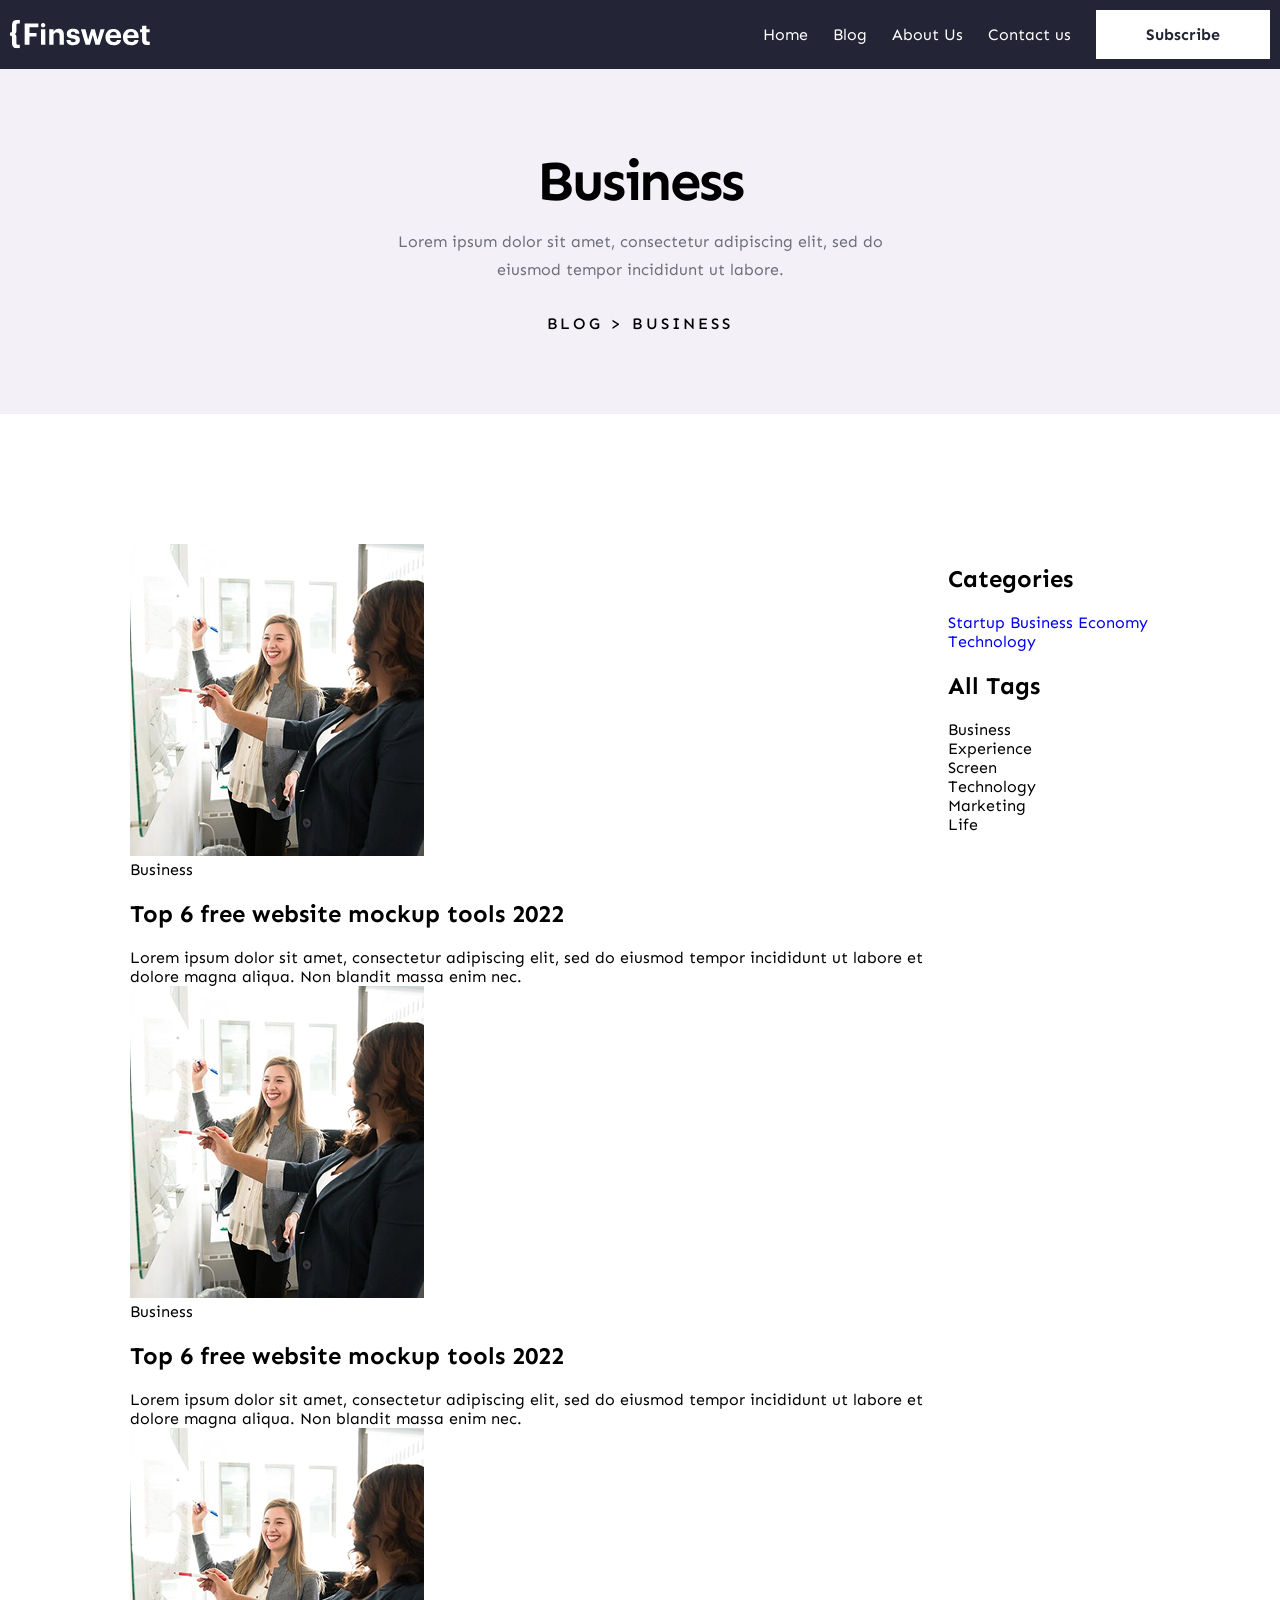
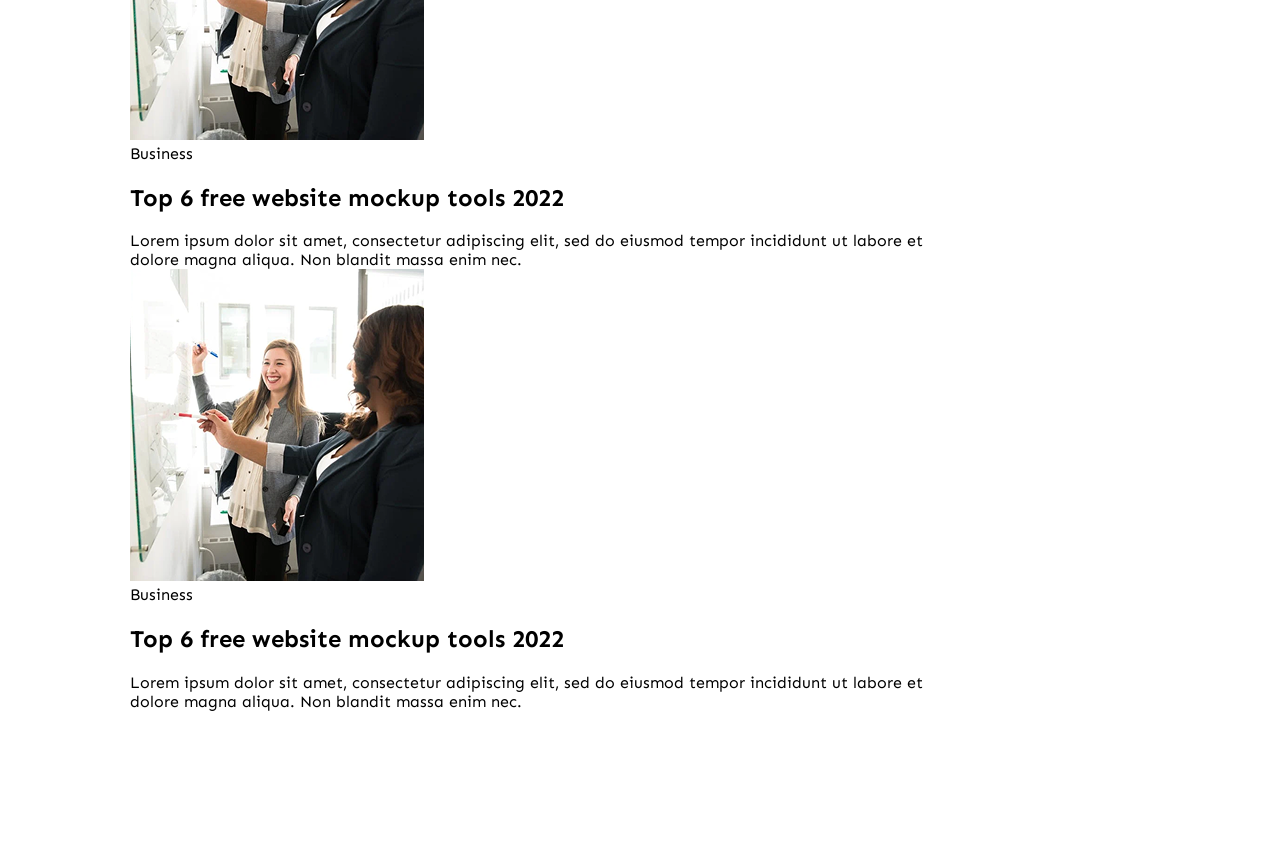
<file: category.html>
<!DOCTYPE html>
<html lang="ru">

<head>
    <meta charset="UTF-8">
    <meta name="viewport" content="width=device-width, initial-scale=1.0">
    <title>category</title>
    <link rel="stylesheet" href="style.css">
</head>

<body>
    <header class="header">
        <div class="container">
            <img src="./icons/logo.svg" alt="logo" class="header-logo">
            <div class="header-nav">
                <a class="header-list" href="index.html">Home</a>
                <a class="header-list" href="blog.html">Blog</a>
                <a class="header-list" href="aboutus.html">About Us</a>
                <a class="header-list" href="#">Contact us</a>
                <a class="header-btn">Subscribe</a>
            </div>
        </div>
    </header>
    <main>
        <section class="category-welcome">
            <div class="container">
                <div class="category-text">
                    <p class="category-title">Business</p>
                    <p class="category-desc-1">Lorem ipsum dolor sit amet, consectetur adipiscing elit, sed do <br>
                        eiusmod tempor incididunt ut labore.</p>
                    <p class="category-desc-2">Blog > Business</p>
                </div>
            </div>
        </section>
        <section class="category-choose">
            <div class="container">
                <div class="category-cards">
                    <div class="category-card" data-category="Business">
                        <img src="./icons/category-cards.png" alt="" class="category-card-img">
                        <div class="category-card-text">
                            <p class="category-card-desc-1">Business</p>
                            <h2 class="category-card-title">Top 6 free website mockup tools 2022</h2>
                            <p class="category-card-desc-2">Lorem ipsum dolor sit amet, consectetur adipiscing elit, sed
                                do
                                eiusmod tempor incididunt ut labore et dolore magna aliqua. Non blandit massa enim nec.
                            </p>
                        </div>
                    </div>
                    <div class="category-card" data-category="Business">
                        <img src="./icons/category-cards.png" alt="" class="category-card-img">
                        <div class="category-card-text">
                            <p class="category-card-desc-1">Business</p>
                            <h2 class="category-card-title">Top 6 free website mockup tools 2022</h2>
                            <p class="category-card-desc-2">Lorem ipsum dolor sit amet, consectetur adipiscing elit, sed
                                do
                                eiusmod tempor incididunt ut labore et dolore magna aliqua. Non blandit massa enim nec.
                            </p>
                        </div>
                    </div>
                    <div class="category-card" data-category="Business">
                        <img src="./icons/category-cards.png" alt="" class="category-card-img">
                        <div class="category-card-text">
                            <p class="category-card-desc-1">Business</p>
                            <h2 class="category-card-title">Top 6 free website mockup tools 2022</h2>
                            <p class="category-card-desc-2">Lorem ipsum dolor sit amet, consectetur adipiscing elit, sed
                                do
                                eiusmod tempor incididunt ut labore et dolore magna aliqua. Non blandit massa enim nec.
                            </p>
                        </div>
                    </div>
                    <div class="category-card" data-category="Business">
                        <img src="./icons/category-cards.png" alt="" class="category-card-img">
                        <div class="category-card-text">
                            <p class="category-card-desc-1">Business</p>
                            <h2 class="category-card-title">Top 6 free website mockup tools 2022</h2>
                            <p class="category-card-desc-2">Lorem ipsum dolor sit amet, consectetur adipiscing elit, sed
                                do
                                eiusmod tempor incididunt ut labore et dolore magna aliqua. Non blandit massa enim nec.
                            </p>
                        </div>
                    </div>
                    <div class="category-card" data-category="Startup">
                        <img src="./icons/category-cards.png" alt="" class="category-card-img">
                        <div class="category-card-text">
                            <p class="category-card-desc-1">Startup</p>
                            <h2 class="category-card-title">Top 6 free website mockup tools 2022</h2>
                            <p class="category-card-desc-2">Lorem ipsum dolor sit amet, consectetur adipiscing elit, sed
                                do
                                eiusmod tempor incididunt ut labore et dolore magna aliqua. Non blandit massa enim nec.
                            </p>
                        </div>
                    </div>
                    <div class="category-card" data-category="Startup">
                        <img src="./icons/category-cards.png" alt="" class="category-card-img">
                        <div class="category-card-text">
                            <p class="category-card-desc-1">Startup</p>
                            <h2 class="category-card-title">Top 6 free website mockup tools 2022</h2>
                            <p class="category-card-desc-2">Lorem ipsum dolor sit amet, consectetur adipiscing elit, sed
                                do
                                eiusmod tempor incididunt ut labore et dolore magna aliqua. Non blandit massa enim nec.
                            </p>
                        </div>
                    </div>
                    <div class="category-card" data-category="Startup">
                        <img src="./icons/category-cards.png" alt="" class="category-card-img">
                        <div class="category-card-text">
                            <p class="category-card-desc-1">Startup</p>
                            <h2 class="category-card-title">Top 6 free website mockup tools 2022</h2>
                            <p class="category-card-desc-2">Lorem ipsum dolor sit amet, consectetur adipiscing elit, sed
                                do
                                eiusmod tempor incididunt ut labore et dolore magna aliqua. Non blandit massa enim nec.
                            </p>
                        </div>
                    </div>
                    <div class="category-card" data-category="Startup">
                        <img src="./icons/category-cards.png" alt="" class="category-card-img">
                        <div class="category-card-text">
                            <p class="category-card-desc-1">Startup</p>
                            <h2 class="category-card-title">Top 6 free website mockup tools 2022</h2>
                            <p class="category-card-desc-2">Lorem ipsum dolor sit amet, consectetur adipiscing elit, sed
                                do
                                eiusmod tempor incididunt ut labore et dolore magna aliqua. Non blandit massa enim nec.
                            </p>
                        </div>
                    </div>
                    <div class="category-card" data-category="economy">
                        <img src="./icons/category-cards.png" alt="" class="category-card-img">
                        <div class="category-card-text">
                            <p class="category-card-desc-1">Economy</p>
                            <h2 class="category-card-title">Top 6 free website mockup tools 2022</h2>
                            <p class="category-card-desc-2">Lorem ipsum dolor sit amet, consectetur adipiscing elit, sed
                                do
                                eiusmod tempor incididunt ut labore et dolore magna aliqua. Non blandit massa enim nec.
                            </p>
                        </div>
                    </div>
                    <div class="category-card" data-category="economy">
                        <img src="./icons/category-cards.png" alt="" class="category-card-img">
                        <div class="category-card-text">
                            <p class="category-card-desc-1">Economy</p>
                            <h2 class="category-card-title">Top 6 free website mockup tools 2022</h2>
                            <p class="category-card-desc-2">Lorem ipsum dolor sit amet, consectetur adipiscing elit, sed
                                do
                                eiusmod tempor incididunt ut labore et dolore magna aliqua. Non blandit massa enim nec.
                            </p>
                        </div>
                    </div>
                    <div class="category-card" data-category="economy">
                        <img src="./icons/category-cards.png" alt="" class="category-card-img">
                        <div class="category-card-text">
                            <p class="category-card-desc-1">Economy</p>
                            <h2 class="category-card-title">Top 6 free website mockup tools 2022</h2>
                            <p class="category-card-desc-2">Lorem ipsum dolor sit amet, consectetur adipiscing elit, sed
                                do
                                eiusmod tempor incididunt ut labore et dolore magna aliqua. Non blandit massa enim nec.
                            </p>
                        </div>
                    </div>
                    <div class="category-card" data-category="economy">
                        <img src="./icons/category-cards.png" alt="" class="category-card-img">
                        <div class="category-card-text">
                            <p class="category-card-desc-1">Economy</p>
                            <h2 class="category-card-title">Top 6 free website mockup tools 2022</h2>
                            <p class="category-card-desc-2">Lorem ipsum dolor sit amet, consectetur adipiscing elit, sed
                                do
                                eiusmod tempor incididunt ut labore et dolore magna aliqua. Non blandit massa enim nec.
                            </p>
                        </div>
                    </div>
                    <div class="category-card" data-category="Technology">
                        <img src="./icons/category-cards.png" alt="" class="category-card-img">
                        <div class="category-card-text">
                            <p class="category-card-desc-1">Technology</p>
                            <h2 class="category-card-title">Top 6 free website mockup tools 2022</h2>
                            <p class="category-card-desc-2">Lorem ipsum dolor sit amet, consectetur adipiscing elit, sed
                                do
                                eiusmod tempor incididunt ut labore et dolore magna aliqua. Non blandit massa enim nec.
                            </p>
                        </div>
                    </div>
                    <div class="category-card" data-category="Technology">
                        <img src="./icons/category-cards.png" alt="" class="category-card-img">
                        <div class="category-card-text">
                            <p class="category-card-desc-1">Technology</p>
                            <h2 class="category-card-title">Top 6 free website mockup tools 2022</h2>
                            <p class="category-card-desc-2">Lorem ipsum dolor sit amet, consectetur adipiscing elit, sed
                                do
                                eiusmod tempor incididunt ut labore et dolore magna aliqua. Non blandit massa enim nec.
                            </p>
                        </div>
                    </div>
                    <div class="category-card" data-category="Technology">
                        <img src="./icons/category-cards.png" alt="" class="category-card-img">
                        <div class="category-card-text">
                            <p class="category-card-desc-1">Technology</p>
                            <h2 class="category-card-title">Top 6 free website mockup tools 2022</h2>
                            <p class="category-card-desc-2">Lorem ipsum dolor sit amet, consectetur adipiscing elit, sed
                                do
                                eiusmod tempor incididunt ut labore et dolore magna aliqua. Non blandit massa enim nec.
                            </p>
                        </div>
                    </div>
                    <div class="category-card" data-category="Technology">
                        <img src="./icons/category-cards.png" alt="" class="category-card-img">
                        <div class="category-card-text">
                            <p class="category-card-desc-1">Technology</p>
                            <h2 class="category-card-title">Top 6 free website mockup tools 2022</h2>
                            <p class="category-card-desc-2">Lorem ipsum dolor sit amet, consectetur adipiscing elit, sed
                                do
                                eiusmod tempor incididunt ut labore et dolore magna aliqua. Non blandit massa enim nec.
                            </p>
                        </div>
                    </div>
                </div>
                <div class="category-btns">
                    <h2 class="category-btns-title-1">Categories</h2>
                    <a href="#" class="category-btn" data-category="Startup">Startup</a>
                    <a href="#" class="category-btn" data-category="Business">Business</a>
                    <a href="#" class="category-btn" data-category="economy">Economy</a>
                    <a href="#" class="category-btn" data-category="Technology">Technology</a>
                    <h2 class="category-btns-title-2">All Tags</h2>
                    <div class="tags">
                        <div class="tag-btn">Business</div>
                        <div class="tag-btn">Experience</div>
                        <div class="tag-btn">Screen</div>
                        <div class="tag-btn">Technology</div>
                        <div class="tag-btn">Marketing</div>
                        <div class="tag-btn">Life</div>
                    </div>
                </div>
            </div>
        </section>
    </main>
    <script src="script.js"></script>
</body>
<!-- 
-->

</html>
</file>
<file: style.css>
@import url('https://fonts.googleapis.com/css2?family=Sen&display=swap');

/* *{
    border: 1px solid red;
} */

body {
    font-family: 'Sen', sans-serif;
    margin: 0;
    background-color: #FFFFFF;
}

.container {
    width: 1280px;
    box-sizing: border-box;
}

a {
    cursor: pointer;
    font-family: 'Sen', sans-serif;
    text-decoration: none;
}

p {
    margin: 0;
}

/* header */
.header {
    display: flex;
    justify-content: center;
    background-color: #232536;
}

.header .container {
    display: flex;
    flex-direction: row;
    justify-content: space-between;
    padding: 10px 10px;

}

.header-logo {
    width: 140px;
}

.header-nav {
    display: flex;
    align-items: center;
    justify-content: space-between;
    gap: 25px;
}

.header-list {
    color: #FFFFFF;
    font-size: 16px;
    font-weight: 300;
}

.header-btn {
    padding: 15px 50px 15px;
    color: #232536;
    background-color: #FFFFFF;
    font-weight: 700;
}

/* welcoome */
.welcome {
    display: flex;
    justify-content: center;
    background-image: url("./image/home-img.png");
    background-size: cover;
    min-height: 720px;
}

.welcome .container {
    display: flex;
    flex-direction: row;
}

.welcome-text {
    display: flex;
    flex-direction: column;
    align-items: flex-start;
    justify-content: center;
}

.welcome-desc1 {
    font-weight: 500;
    font-size: 16px;
    line-height: 1.25;
    letter-spacing: 0.19em;
    text-transform: uppercase;
    color: #FFFFFF;
}

#welcome_desc1 {
    font-weight: 900;
}

.welcome-h {
    font-weight: 700;
    font-size: 56px;
    line-height: 1.14286;
    letter-spacing: -0.04em;
    color: #FFFFFF;
    margin: 25px 0;
    letter-spacing: -2px;
}

.welcome-desc2 {
    font-weight: 400;
    font-size: 16px;
    line-height: 1.75;
    color: #FFFFFF;
    margin-bottom: 25px;
}

#welcome-desc2 {
    color: #FFD050;
}

.welcome-desc3 {
    font-weight: 400;
    font-size: 16px;
    line-height: 1.75;
    color: #FFFFFF;
    margin-bottom: 55px;
}

.welcome-btn {
    padding: 15px 50px 15px;
    background-color: #FFD050;
    font-weight: 700;
    font-size: 18px;
    line-height: 1.33333;
    color: #232536;
    text-align: center;

}

.welcome-btn:hover {
    background-color: #EDC14A;
}

/* featured */
.featured {
    display: flex;
    justify-content: center;
    margin-top: 130px;
}

.featured .container {
    display: flex;
    flex-direction: row;
    justify-content: center;
    gap: 30px
}

.featured-post {}

.featured-post-content {
    border: 1px solid #6D6E76;
    padding: 30px;
    display: flex;
    flex-direction: column;
    justify-content: center;
}

.featured-post-h {}

.featured-post-img {}

.featured-post-img-desc-a {
    color: rebeccapurple
}

.featured-post-img-desc {
    margin: 30px 0 15px;
    font-weight: 500;
    font-size: 14px;
    line-height: 1.42857;
    color: #4C4C4C
}


.featured-post-h3 {
    font-weight: 700;
    font-size: 28px;
    line-height: 1.42857;
    letter-spacing: -0.04em;
    margin: 0 0 15px;
}

.featured_desc {
    color: #6D6E76;
    font-weight: 400;
    font-size: 16px;
    line-height: 1.75;

}

.featured-post-btn {
    padding: 15px 50px 15px;
    background-color: #FFD050;
    font-weight: 700;
    font-size: 18px;
    line-height: 1.33333;
    color: #232536;
    text-align: center;
    width: 110px;
    margin: 30px 0 0px;

}

.featured-post-btn:hover {
    background-color: #EDC14A;
}

.all-posts {}

.all-posts-btns {
    display: flex;
    justify-content: space-between;
    align-items: center;
}

.all-posts-h {}

.all-posts-hbtn {
    font-weight: 400;
    font-size: 16px;
    line-height: 1.75;
}

.all-posts-texts {}

.all-posts-text {
    box-sizing: border-box;
    padding: 30px 115px 25px 30px;
    max-height: 180px;

}

.all-posts-text:hover {
    background-color: #FBF6EA;
}

/* .all-posts-text-1 {
    box-sizing: border-box;
    padding: 30px 115px 25px 30px;
    background-color: #FBF6EA;
    max-height: 180px;

} */

.all-posts-p {
    font-weight: 500;
    font-size: 14px;
    line-height: 1.42857;
    color: #4C4C4C;
}

.all-posts-h3 {
    max-width: 370px;
    font-weight: 700;
    font-size: 24px;
    line-height: 1.33333;
    color: #232536;
    margin: 0;
}

/* about us */
.aboutus {
    display: flex;
    flex-direction: column;
    align-items: center;
    justify-content: center;
    margin-top: 130px;
}

.aboutus .container {
    display: flex;
    flex-direction: column;
    align-items: flex-end;
}

.aboutus-patt {}

.aboutus-content {
    display: flex;
    flex-direction: row;
    justify-content: space-between;

    background-color: #F4F0F8;
    padding: 100px 110px 100px 80px;
    gap: 60px;
}

.aboutus-text1 {
    max-width: 515px;
    box-sizing: border-box;
}

.aboutus-text1-h3 {
    font-weight: 600;
    font-size: 16px;
    line-height: 1.25;
    letter-spacing: 0.19em;
    text-transform: uppercase;
    color: #232536;
}

.aboutus-text1-h2 {
    font-weight: 700;
    font-size: 36px;
    line-height: 1.33333;
    letter-spacing: -0.06em;
    color: #232536;
    margin: 25px 0 16px;
}

.aboutus-text1-desc {
    font-weight: 400;
    font-size: 16px;
    line-height: 1.75;
    color: #6D6E76;
    margin-bottom: 15px;
}

.aboutus-text1-btn {
    font-family: var(--second-family);
    font-weight: 700;
    font-size: 18px;
    line-height: 1.77778;
    color: #592EA9;
}

.aboutus-text2 {
    max-width: 515px;
    box-sizing: border-box;
}

.aboutus-text2-h3 {
    font-weight: 600;
    font-size: 16px;
    line-height: 1.25;
    letter-spacing: 0.19em;
    text-transform: uppercase;
    color: #232536;
}

.aboutus-text2-h2 {
    font-weight: 700;
    font-size: 28px;
    line-height: 1.42857;
    letter-spacing: -0.04em;
    color: #232536;
    margin: 25px 0 16px;
}

.aboutus-text2-desc {
    font-weight: 400;
    font-size: 16px;
    line-height: 1.75;
    color: #6D6E76;
}

/* choose a catagory */
.choose {
    display: flex;
    flex-direction: column;
    align-items: center;
    justify-content: center;
    margin-top: 130px;
}

.choose .container {
    display: flex;
    flex-direction: column;
    align-content: center;
    justify-content: center;
}

.choose_title {
    font-weight: 700;
    font-size: 36px;
    line-height: 1.33333;
    letter-spacing: -0.06em;
    color: #232536;
}

.choose_cards {
    display: flex;
    flex-direction: row;
    justify-content: space-between;
    gap: 30px;
}

.choose_card {
    border: 1px solid #83848c;
    padding: 30px;
}

.choose_card:hover {
    background-color: #FFD050;
}

.choose-card-icon {}

.choose-card-title {
    margin: 15px 0 5px;
}

.choose-card-desc {
    color: #6D6E76;
    font-weight: 400;
    font-size: 16px;
    line-height: 1.75;
    color: #6D6E76;
}

/* special */
.special {
    display: flex;
    justify-content: center;
    margin: 130px 0 130px;
}

.special .container {
    background-image: url("./image/special-img.png");
    background-repeat: no-repeat;
    display: flex;
    flex-direction: row;
    justify-content: flex-end;
    align-items: flex-end;
    min-height: 705px;

}

.special_img {}

.special-content {
    background-color: #FFFFFF;
    width: 705px;
    height: 585px;
    box-sizing: border-box;
    padding: 80px;

}

.special-title-1 {
    font-weight: 600;
    font-size: 16px;
    line-height: 1.25;
    letter-spacing: 0.19em;
    text-transform: uppercase;
    color: #232536;
}

.special-tetle-2 {
    font-weight: 700;
    font-size: 48px;
    line-height: 1.33333;
    letter-spacing: -0.04em;
    color: #232536;
    margin: 25px 0 25px;
}

.special-desc {
    font-weight: 400;
    font-size: 16px;
    line-height: 1.75;
    color: #6D6E76;
    margin-bottom: 30px;
}

.special-btn {
    padding: 16px 48px;
    width: 270px;
    height: 56px;
    background-color: #FFD050;
    font-weight: 700;
    font-size: 18px;
    line-height: 1.33333;
    color: #232536;
}

.special-btn:hover {
    background-color: #EDC14A;
}

/* autors */
.autors {
    display: flex;
    flex-direction: column;
    align-items: center;
    gap: 60px;
}

.autors-title {
    margin: 0;
}

.autors .container {
    display: flex;
    flex-direction: row;
    justify-content: center;
    align-items: center;
    gap: 30px;
}

.autors-item {
    box-sizing: border-box;
    display: flex;
    flex-direction: column;
    align-items: center;
    width: 300px;
    height: 325px;
    height: 100%;
    background-color: #F4F4F4;
    padding: 60px;
}

.autors-img {
    width: 128px;
}

.autors-item-title {
    font-weight: 700;
    font-size: 27px;
    line-height: 1.42857;
    letter-spacing: -0.04em;
    color: #232536;
    text-wrap: nowrap;
    margin: 20px 0 10px;
}

.autoes-desc {
    font-weight: 400;
    font-size: 14px;
    line-height: 1.42857;
    text-align: center;
    color: #6D6E76;
    margin-bottom: 25px;
}

.autors-icons {
    display: flex;
    flex-direction: row;
    gap: 15px;
}

.autors-icon {}

.autors-item:hover {
    background-color: #FBF6EA;
}

/* component */
.component {
    display: flex;
    justify-content: center;
    margin: 130px 0 130px;
}

.component .container {
    display: flex;
    flex-direction: row;
    justify-content: space-between;
    align-items: center;

}

.text {}

.component-text-1 {
    font-weight: 400;
    font-size: 14px;
    line-height: 1.42857;
    color: #6D6E76;
}

.component-text-2 {
    font-weight: 700;
    font-size: 24px;
    line-height: 1.33333;
    color: #6D6E76;
}

.component-logo {
    height: 32px;
}

/* testimonials */
.testi {
    display: flex;
    justify-content: center;
}

.testi .container {
    display: flex;
    flex-direction: row;
    justify-content: center;
    padding: 80px 175px 80px 110px;
    box-sizing: border-box;
    background-color: #FBF6EA;
}

.testi-text-1 {
    padding-right: 80px;
    width: 430px;
    border-right: solid 1px #6D6E76;
}

.testi-desc-1 {
    font-weight: 600;
    font-size: 16px;
    line-height: 1.25;
    letter-spacing: 0.19em;
    text-transform: uppercase;
    color: #232536;
}

.testi-title-1 {
    font-weight: 700;
    font-size: 36px;
    line-height: 1.33333;
    letter-spacing: -0.06em;
    color: #232536;
}

.testi-desc-2 {
    font-weight: 400;
    font-size: 16px;
    line-height: 1.75;
    color: #232536;
}

.testi-text-2 {
    padding-left: 100px;
}

.testi-title-2 {
    font-weight: 700;
    font-size: 24px;
    line-height: 1.33333;
    color: #232536;
    margin: 0 0 130px;
}

.texti-user-btns {
    display: flex;
    flex-direction: row;
    justify-content: space-between;
}

.testi-user {
    display: flex;
    flex-direction: row;
    justify-content: space-between;
    gap: 15px;
}

.testi-img {
    width: 48px;
    height: 48px;
}

.testi-user-texts {}

.texti-user-texts-1 {
    font-weight: 700;
    font-size: 24px;
    line-height: 1.33333;
    color: #232536;
    text-wrap: nowrap;
}

.texti-user-texts-2 {
    font-weight: 400;
    font-size: 16px;
    line-height: 1.75;
    color: #6D6E76;
}

.testi-btns {
    display: flex;
    flex-direction: row;
    gap: 30px;
}

.testi-btn-1 {
    width: 48px;
    height: 48px;
    border-radius: 50%;
    background-color: #FFFFFF;
    background-image: url("./icons/arrow-black.png");
    background-repeat: no-repeat;
    background-position: center;
}

.testi-btn-2 {
    width: 48px;
    height: 48px;
    border-radius: 50%;
    background-color: #FFFFFF;
    background-image: url("./icons/arrow-black.png");
    transform: scale(-1, -1);
    background-repeat: no-repeat;
    background-position: center;
}

.testi-btn-1:hover {
    background-color: #232536;
    background-image: url("./icons/arrow-white.png");
    transform: scale(-1, -1);
}

.testi-btn-2:hover {
    background-color: #232536;
    background-image: url("./icons/arrow-white.png");
    transform: scale(1, -1);
}

/* join */
.join {
    display: flex;
    justify-content: center;
    margin-top: 120px;
}

.join .container {
    display: flex;
    justify-content: center;
}

.join-text {
    width: 414px;
    display: flex;
    flex-direction: column;
    align-items: center;
}

.join-title {
    font-weight: 700;
    font-size: 36px;
    line-height: 1.33333;
    letter-spacing: -0.06em;
    text-align: center;
    color: #232536;
    margin-bottom: 30px;
}

.join-desc {
    font-weight: 400;
    font-size: 16px;
    line-height: 1.75;
    text-align: center;
    color: #6D6E76;
    margin-bottom: 40px;
}

.join-btn {
    padding: 15px 50px;
    font-weight: 700;
    font-size: 18px;
    line-height: 1.33333;
    color: #232536;
    background-color: #FFD050;
}

.join-btn:hover {
    background-color: #EDC14A;
}

/* footer */
.footer {
    margin-top: 130px;
    display: flex;
    justify-content: center;
    background-color: #232536;
}

.footer .container {
    display: flex;
    flex-direction: column;
    padding: 60px 0 80px;
    gap: 50px;
}

.footer-navigation {
    display: flex;
    flex-direction: row;
    justify-content: space-between;
    align-items: center;
}

.footer-logo {}

.footer-nav {}

.footer-list {
    text-decoration: none;
    color: #FFFFFF
}

.footer-reg {
    display: flex;
    flex-direction: row;
    justify-content: space-around;
    align-items: center;
    background-color: #272936;
    height: 260px;
}

.footer-reg-text {
    font-weight: 700;
    font-size: 36px;
    line-height: 1.33333;
    letter-spacing: -0.06em;
    color: #FFFFFF;
}

.footer-input {}

.footer-label {
    color: #232536;
}

#input1 {
    width: 325px;
    height: 55px;
    font-weight: 400;
    font-size: 16px;
    line-height: 1.75;
    color: #6D6E76;
    border: 1px solid #4C4C4C;
    background-color: #232536;
}

.footer-reg-btn {
    padding: 15px 50px;
    background-color: #FFD050;
    font-weight: 700;
    font-size: 18px;
    line-height: 1.33333;
    color: #232536;
    margin-left: 25px;
}

.footer-reg-btn:hover {
    background-color: #EDC14A;
}

.footer-links {
    display: flex;
    justify-content: space-between;
}

.footer-links-text {
    font-weight: 400;
    font-size: 16px;
    line-height: 1.75;
    color: #8F9099;
}

.footer-links-icons {
    display: flex;
    gap: 25px;
}

.footer-links-icon {
    width: 16px;
    height: 16px;
}

.footer-links-icon:hover {
    width: 25px;
    height: 25px;
}

.footer-links-icon-a:hover {}

/* BLOG */

/* blog-welcome */
.blog-welcome {
    display: flex;
    justify-content: center;
    background-color: #F4F0F8;
}

.blog-welcome .container {
    display: flex;
    flex-direction: row;
    justify-content: space-between;
    padding: 80px 0 80px;
    gap: 140px;
}

.blog-welcome-text {}

.blog-welcome-text-desc-1 {
    font-weight: 500;
    font-size: 16px;
    line-height: 1.25;
    letter-spacing: 0.19em;
    text-transform: uppercase;
    color: #232536;
}

.blog-welcome-text-header {
    font-weight: 700;
    font-size: 36px;
    line-height: 1.33333;
    letter-spacing: -0.06em;
    color: #232536;
    margin: 20px 0 15px;
}

.blog-welcome-text-desc-2 {
    font-weight: 500;
    font-size: 14px;
    line-height: 1.42857;
    color: #4C4C4C;
    margin-bottom: 10px;
}

.blog-welcome-text-desc-2-a {
    color: rebeccapurple;
}

.blog-welcome-text-desc-3 {
    margin-bottom: 30px;
    font-weight: 400;
    font-size: 16px;
    line-height: 1.75;
    color: #6D6E76;
    margin-bottom: 40px;
}

.blog-welcome-btn {
    padding: 15px 50px 15px;
    background-color: #FFD050;
    font-weight: 700;
    font-size: 18px;
    line-height: 1.33333;
    color: #232536;
    text-align: center;
}

.blog-welcome-img {
    width: 515px;
    height: 359px;
}

/* blog-post */
.blog-post {
    display: flex;
    justify-content: center;
}

.blog-post .container {
    display: flex;
    flex-direction: column;
    align-items: flex-start;
    align-items: center;
}

.blog-post-header {
    font-weight: 700;
    font-size: 48px;
    line-height: 1.33333;
    letter-spacing: -0.04em;
    margin: 65px 0 50px;
}

.blog-posts {
    display: flex;
    flex-direction: column;
    gap: 65px;
    border-top: solid 1px #6D6E76;
    padding-top: 65px;
}

.blog-post-card {
    display: flex;
    flex-direction: row;
}

.blog-post-card-img {}

.blog-post-card-text {
    padding: 55px 30px;
}

.blog-post-card-desc-1 {
    font-weight: 600;
    font-size: 16px;
    line-height: 1.25;
    letter-spacing: 0.19em;
    text-transform: uppercase;
    color: #592EA9;
}

.blog-post-card-header {
    font-weight: 700;
    font-size: 36px;
    line-height: 1.33333;
    letter-spacing: -0.06em;
    color: #232536;
    margin: 20px 0 15px;
}

.blog-post-card-desc-2 {
    font-weight: 400;
    font-size: 16px;
    line-height: 1.75;
    color: #6D6E76;
}

.blog-posts-btns {
    display: flex;
    margin-top: 65px;
    gap: 15px;
}

.blog-post-btns-prev {
    font-weight: 700;
    font-size: 24px;
    line-height: 1.33333;
    text-align: center;
    color: #6D6E76;
}

.blog-post-btns-next {
    font-weight: 700;
    font-size: 24px;
    line-height: 1.33333;
    text-align: center;
    color: #6D6E76;
}

.blog-post-btns-prev:hover {
    font-weight: 700;
    font-size: 28px;
    line-height: 1.42857;
    letter-spacing: -0.04em;
    text-align: center;
    color: #232536;
}

.blog-post-btns-next:hover {
    font-weight: 700;
    font-size: 28px;
    line-height: 1.42857;
    letter-spacing: -0.04em;
    text-align: center;
    color: #232536;
}

/* blog-choose */
.blog-choose {
    display: flex;
    flex-direction: column;
    align-items: center;
    justify-content: center;
    margin-top: 65px;
}

/* BLOG POST */

/* welcome */

.blog-post-welcome {
    display: flex;
    justify-content: center;
    align-content: center;
}

.blog-post-welcome .container {
    display: flex;
    flex-direction: column;
    align-items: center;
    justify-content: center;
    padding-top: 130px;
}

.blog-post-welcome-text {
    display: flex;
    flex-direction: column;
    justify-content: flex-start;
    margin-bottom: 65px;
}

.blog-post-user {
    display: flex;
    flex-direction: row;
    align-items: flex-start;
}

.blog-post-user-img {}

.blog-post-user-text {}

.user-desc-1 {}

.user-desc-2 {}

.blog-post-welcom-title {}

.welcome-rocket {
    display: flex;
    justify-content: flex-start;
    align-items: center;
}

.welcome-rocket-img {
    height: 18px;
}

.rocket-title {
    margin: 0;
}

/* blog-post-content */

.blog-post-content {
    display: flex;
    justify-content: center;
}

.blog-post-content .container {
    display: flex;
    justify-content: center;
    padding: 0 220PX;
}

.blog-post-texts {}

.content-text-title-1 {
    font-weight: 700;
    font-size: 36px;
    line-height: 1.33333;
    letter-spacing: -0.06em;
}

.content-text-desc {
    font-weight: 400;
    font-size: 16px;
    line-height: 1.75;
    color: #6D6E76;
    margin-bottom: 30px;
}

.content-text-list {
    opacity: 0.78;
    font-weight: 700;
    font-size: 24px;
    line-height: 1.33333;
    color: #161722;
}

/* other posts */

.other {
    display: flex;
    justify-content: center;
}

.other .container {
    display: flex;
    flex-direction: column;
    align-items: flex-start;
}

.other-title {
    font-weight: 700;
    font-size: 36px;
    line-height: 1.33333;
    letter-spacing: -0.06em;
    text-align: center;
    color: #000;
}

.other-cards {
    display: flex;
    flex-direction: row;
    gap: 30px;
}

.other-card {}

.other-card-img-1 {
    width: 405px;
    margin: 30px 0 15px;
}

.blog-welcome-text-desc-2 {
    font-weight: 500;
    font-size: 14px;
    line-height: 1.42857;
    color: #4C4C4C;
    margin-bottom: 10px;
}

.blog-welcome-text-desc-2-a {
    color: rebeccapurple;
}

.other-card-title {
    font-weight: 700;
    font-size: 28px;
    line-height: 1.42857;
    letter-spacing: -0.04em;
    margin: 15px 0 30px;
}

.other-card-desc {
    font-weight: 400;
    font-size: 16px;
    line-height: 1.75;
}

/* ABOUT US */

.about-welcome {
    display: flex;
    justify-content: center;
    height: 820px;
}

.about-welcome .container {
    box-sizing: border-box;
    display: flex;
    flex-direction: row;
    background-image: url("./about-us/welcome-bg.jpg");
    background-repeat: no-repeat;
    background-position: bottom;
    padding: 80px 110px;
}

.about-welcome-text {
    box-sizing: border-box;
    width: 625px;
    height: 360px;
    padding: 65px 65px 80px 65px;
    background-color: #FFFFFF;
}

.about-welcome-text-desc {
    font-weight: 500;
    font-size: 16px;
    line-height: 1.25;
    letter-spacing: 0.19em;
    text-transform: uppercase;
    color: #232536;
}

.about-welcome-text-title {
    font-weight: 700;
    font-size: 48px;
    line-height: 1.33333;
    letter-spacing: -0.04em;
}

.about-welcome-desc-2 {
    width: 480px;
    height: 110px;
    margin-top: 100px;
    font-weight: 400;
    font-size: 16px;
    line-height: 1.75;
    color: #4C4C4C;
}

/* mision */
.mision {
    display: flex;
    justify-content: center;
}

.mision .container {
    display: flex;
    flex-direction: row;
    gap: 30px;
    padding: 130px 108px 65px 108px;
    background-color: #F4F0F8;
}

.mision-text {
    display: flex;
    flex-direction: column;
}

.mision-desc-1 {
    font-weight: 600;
    font-size: 16px;
    line-height: 1.25;
    letter-spacing: 0.19em;
    text-transform: uppercase;
}

.mision-title {
    margin: 25px 0 25px;
    font-weight: 700;
    font-size: 28px;
    line-height: 1.42857;
    letter-spacing: -0.04em;
}

.mision-desc-2 {
    font-weight: 400;
    font-size: 16px;
    line-height: 1.75;
    color: #6D6E76;
}

/* know more about us */
.know {
    display: flex;
    justify-content: center;
    margin: 128px 0 128px;
}

.know .container {
    display: flex;
    flex-direction: row;
    align-items: center;
    justify-content: space-between;
}

.know-text {
    width: 520px;
    height: 315px;
}

.know-title-1 {
    font-weight: 700;
    font-size: 36px;
    line-height: 1.33333;
    letter-spacing: -0.06em;
    margin: 0;
}

.know-title-2 {
    font-weight: 700;
    font-size: 24px;
    line-height: 1.33333;
    margin: 16px 0 25px;
}

.know-desc {
    font-weight: 400;
    font-size: 16px;
    line-height: 1.75;
}

.know-img {}

/* why we started */
.whywe {
    display: flex;
    justify-content: center;
}

.whywe .container {
    display: flex;
    flex-direction: row;
    gap: 65px;
    justify-content: space-between;
}

.whywe-img {}

.whywe-text {}

.whywe-title-1 {
    font-weight: 700;
    font-size: 36px;
    line-height: 1.33333;
    letter-spacing: -0.06em;
}

.whywe-title-2 {
    font-family: var(--second-family);
    font-weight: 700;
    font-size: 24px;
    line-height: 1.33333;
}

.whywe-desc {
    font-weight: 400;
    font-size: 16px;
    line-height: 1.75;
}

/* autors list */
.aboutus-autors {
    display: flex;
    flex-direction: column;
    align-items: center;
    gap: 60px;
}

.autors-title {}

.aboutus-autors .container {
    display: flex;
    flex-direction: row;
    justify-content: center;
    align-items: center;
    gap: 25px;
    flex-wrap: wrap;
}

.autors-item {}

.autors-img {}

.autors-item-title {}

.autoes-desc {}

.autors-icons {}

.autors-icon {}

/* CATEGORY */
/* welcome */
.category-welcome {
    display: flex;
    justify-content: center;
    background-color: #F4F0F8;
}

.category-welcome .container {
    display: flex;
    justify-content: center;
    align-items: center;
    padding: 80px;
}

.category-text {}

.category-title {
    font-weight: 700;
    font-size: 56px;
    line-height: 1.14286;
    letter-spacing: -0.04em;
    text-align: center;
}

.category-desc-1 {
    font-family: var(--font-family);
    font-weight: 400;
    font-size: 16px;
    line-height: 1.75;
    text-align: center;
    color: #6D6E76;
    margin: 15px 0 30px;
}

.category-desc-2 {
    font-weight: 500;
    font-size: 16px;
    line-height: 1.25;
    letter-spacing: 0.19em;
    text-transform: uppercase;
    text-align: center;
}
/* category-choose */
.category-choose {
    margin: 130px;
    display: flex;
    justify-content: center;
}
.category-choose .container{
    display: flex;
    flex-direction: row;
}
.category-cards {
}
.category-card {
    display: flex;
    flex-direction: row;
    align-items: center;
}
.category-card-img {
}
.category-card-text {
}
.category-card-desc-1 {
}
.category-card-title {
}
.category-card-desc-2 {
}
.category-btns {
}
.category-btns-title-1 {
}
.category-btn {
}
.category-btns-title-2 {
}
.tags {
}
.tag-btn {
}
</file>
